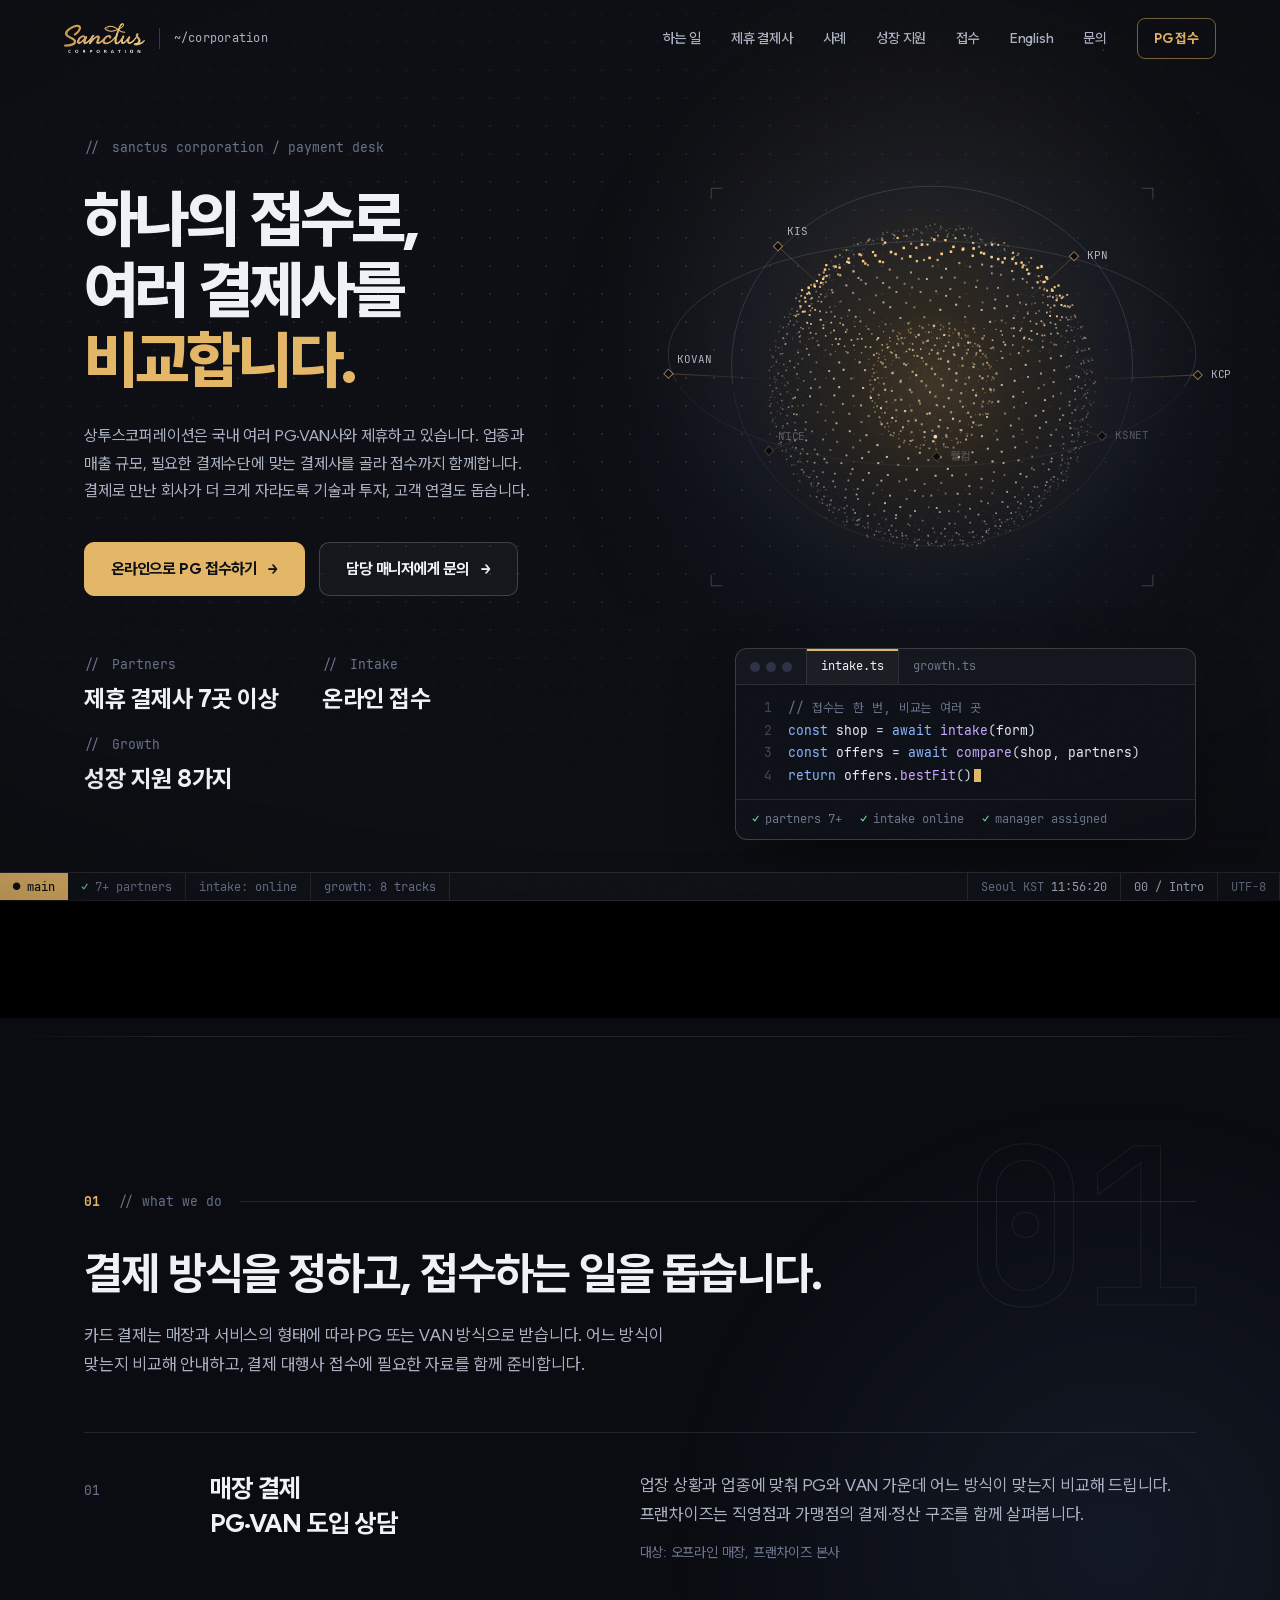
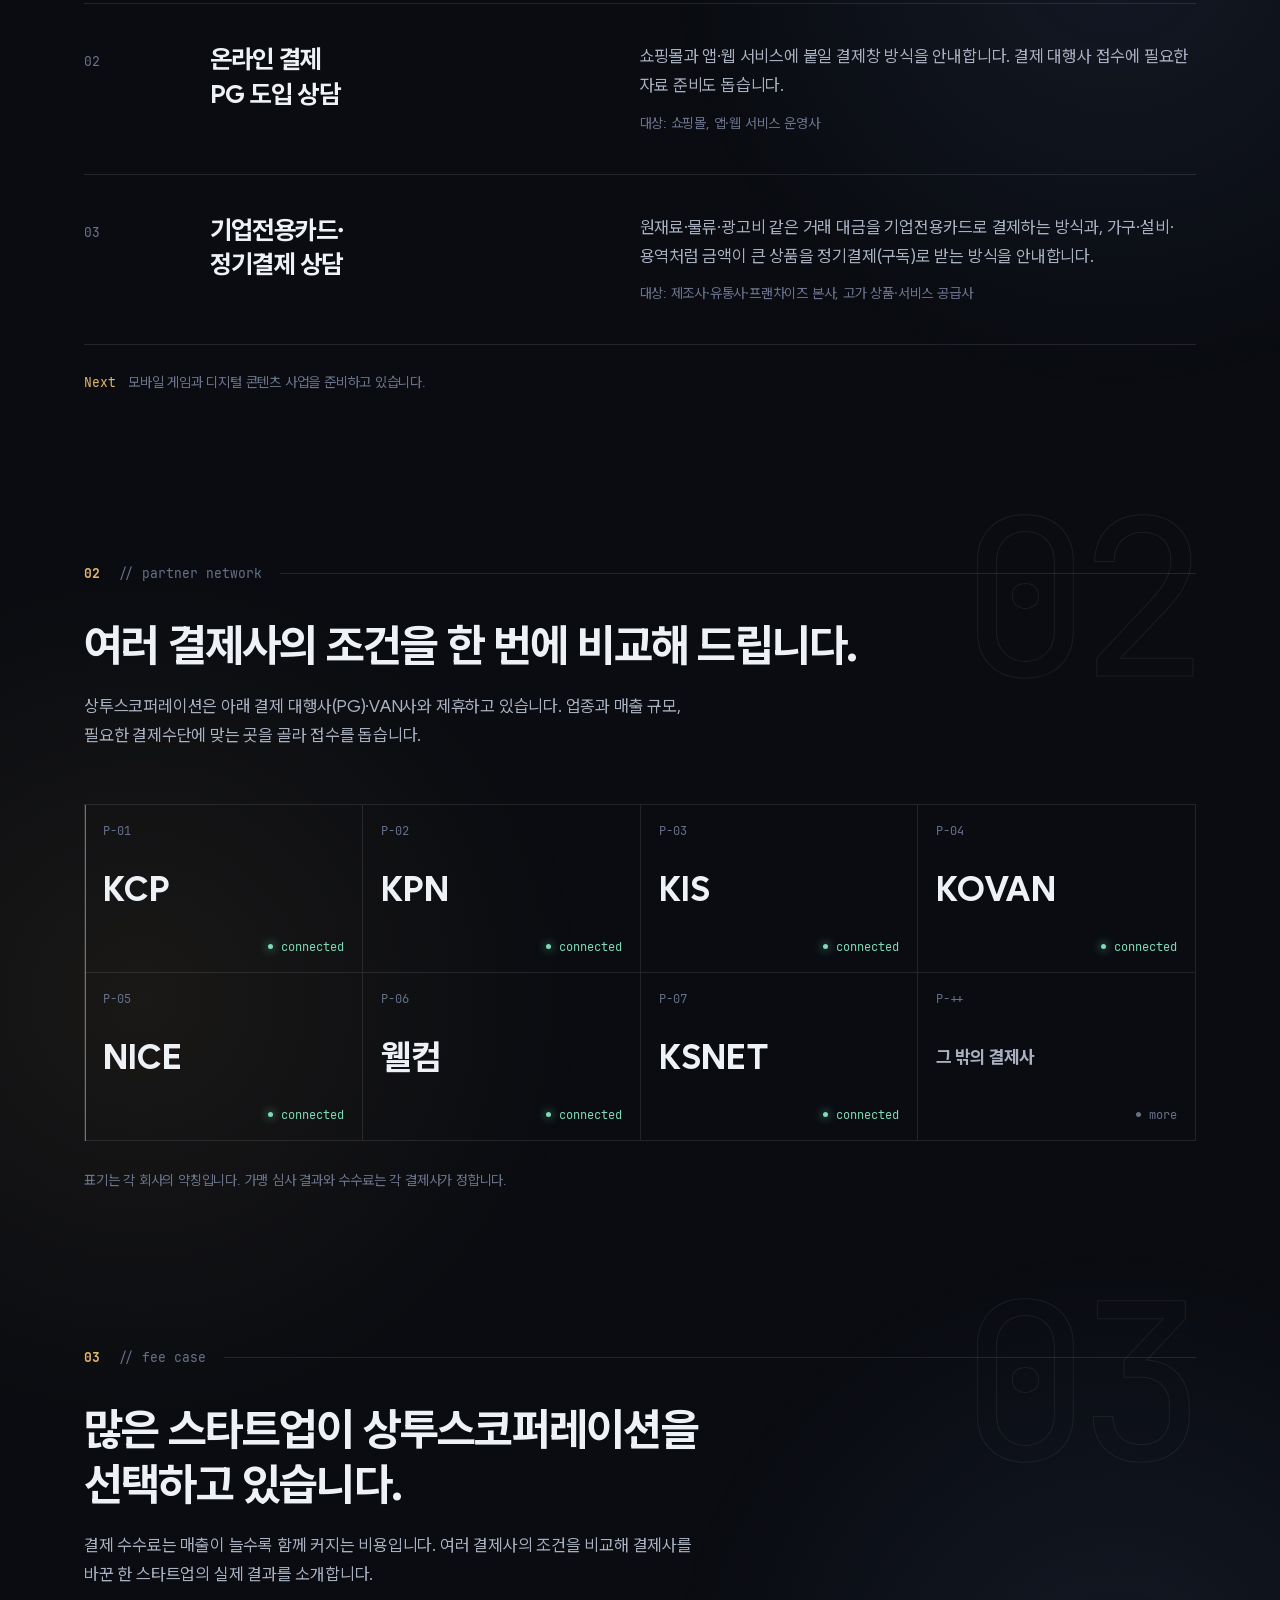
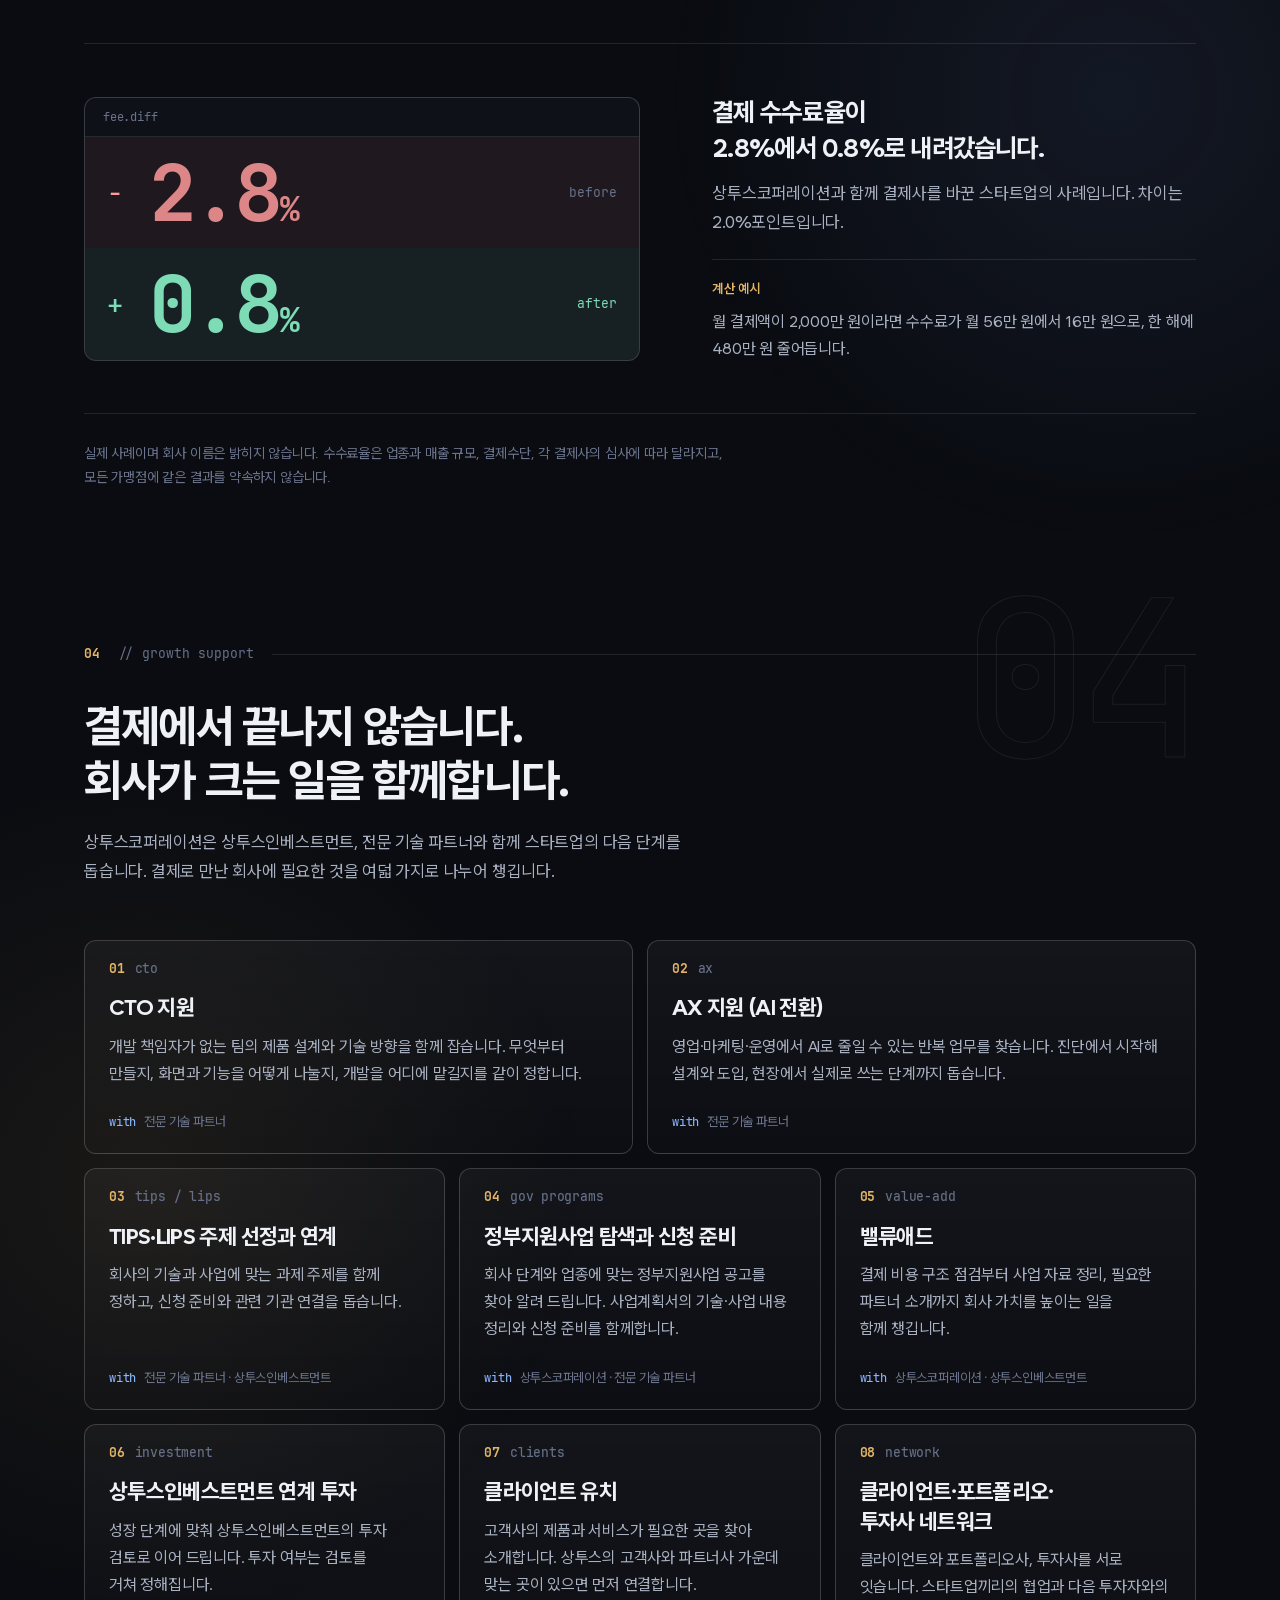
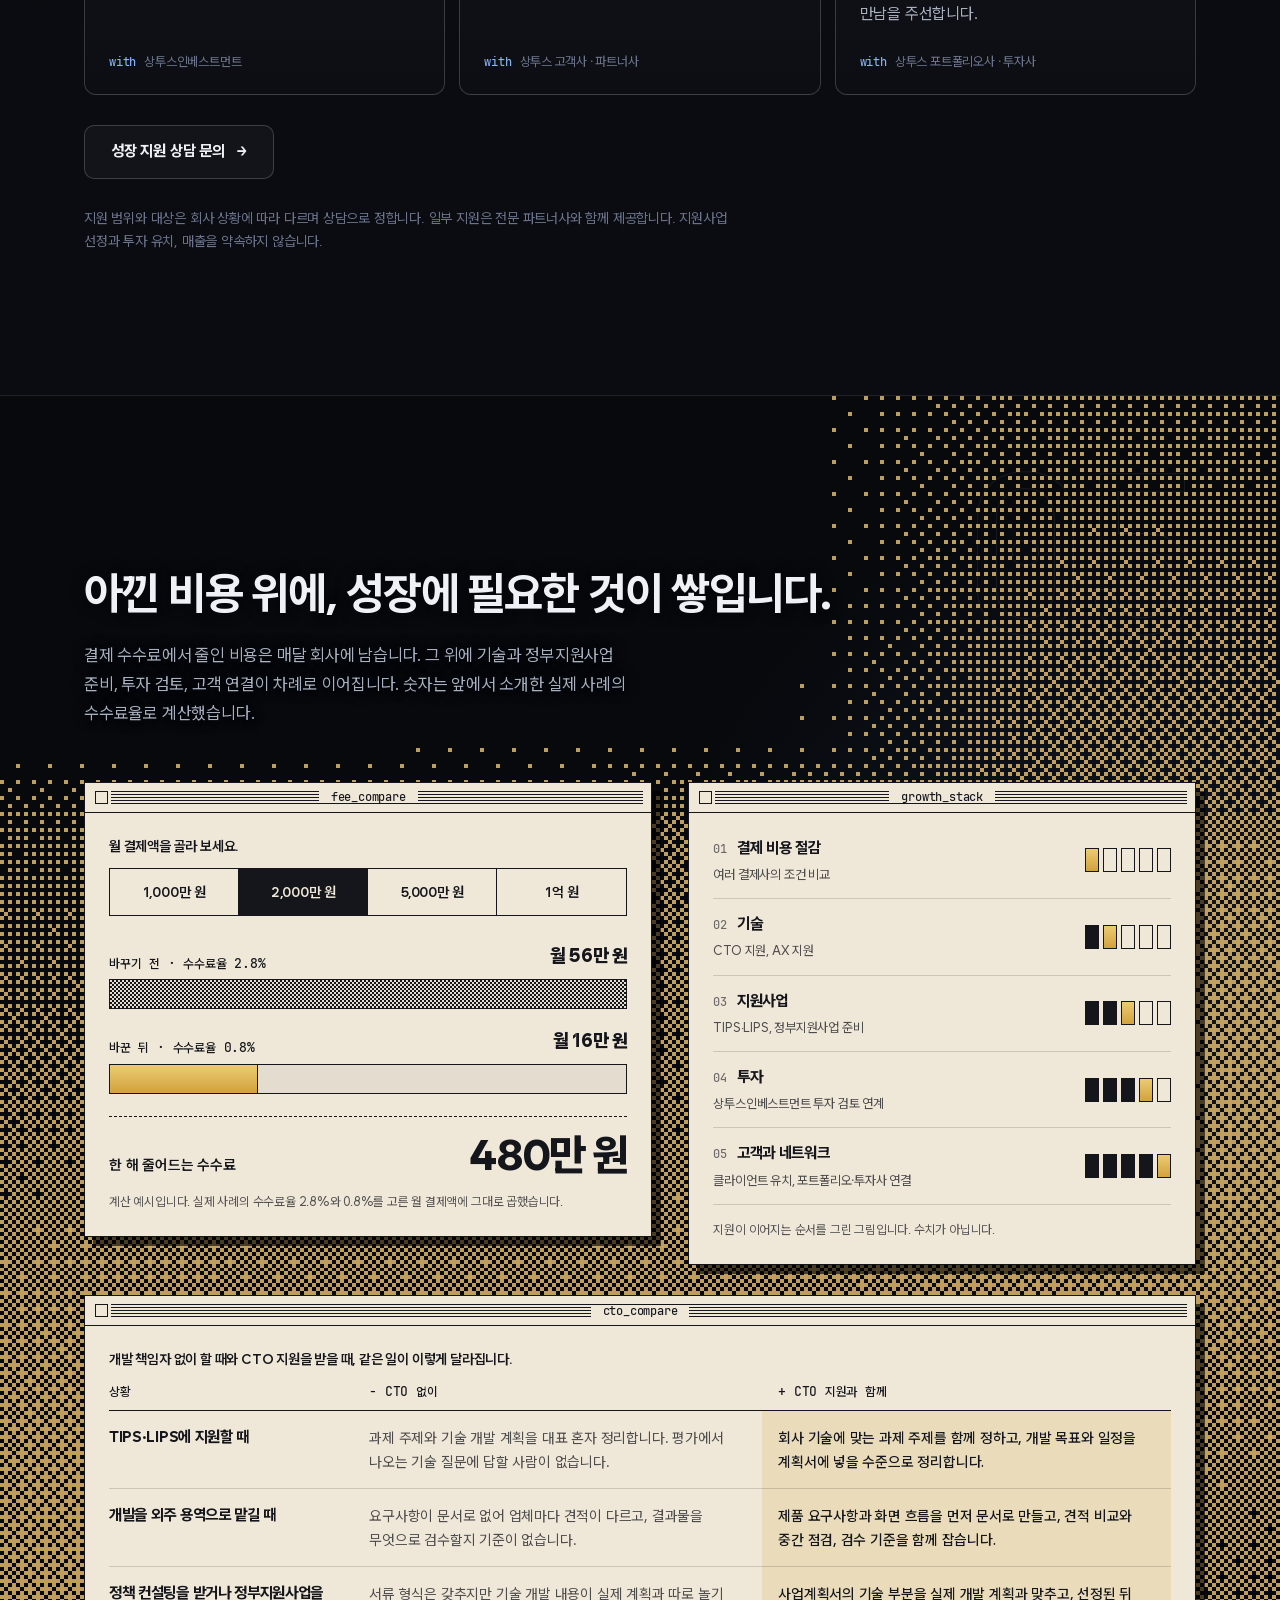
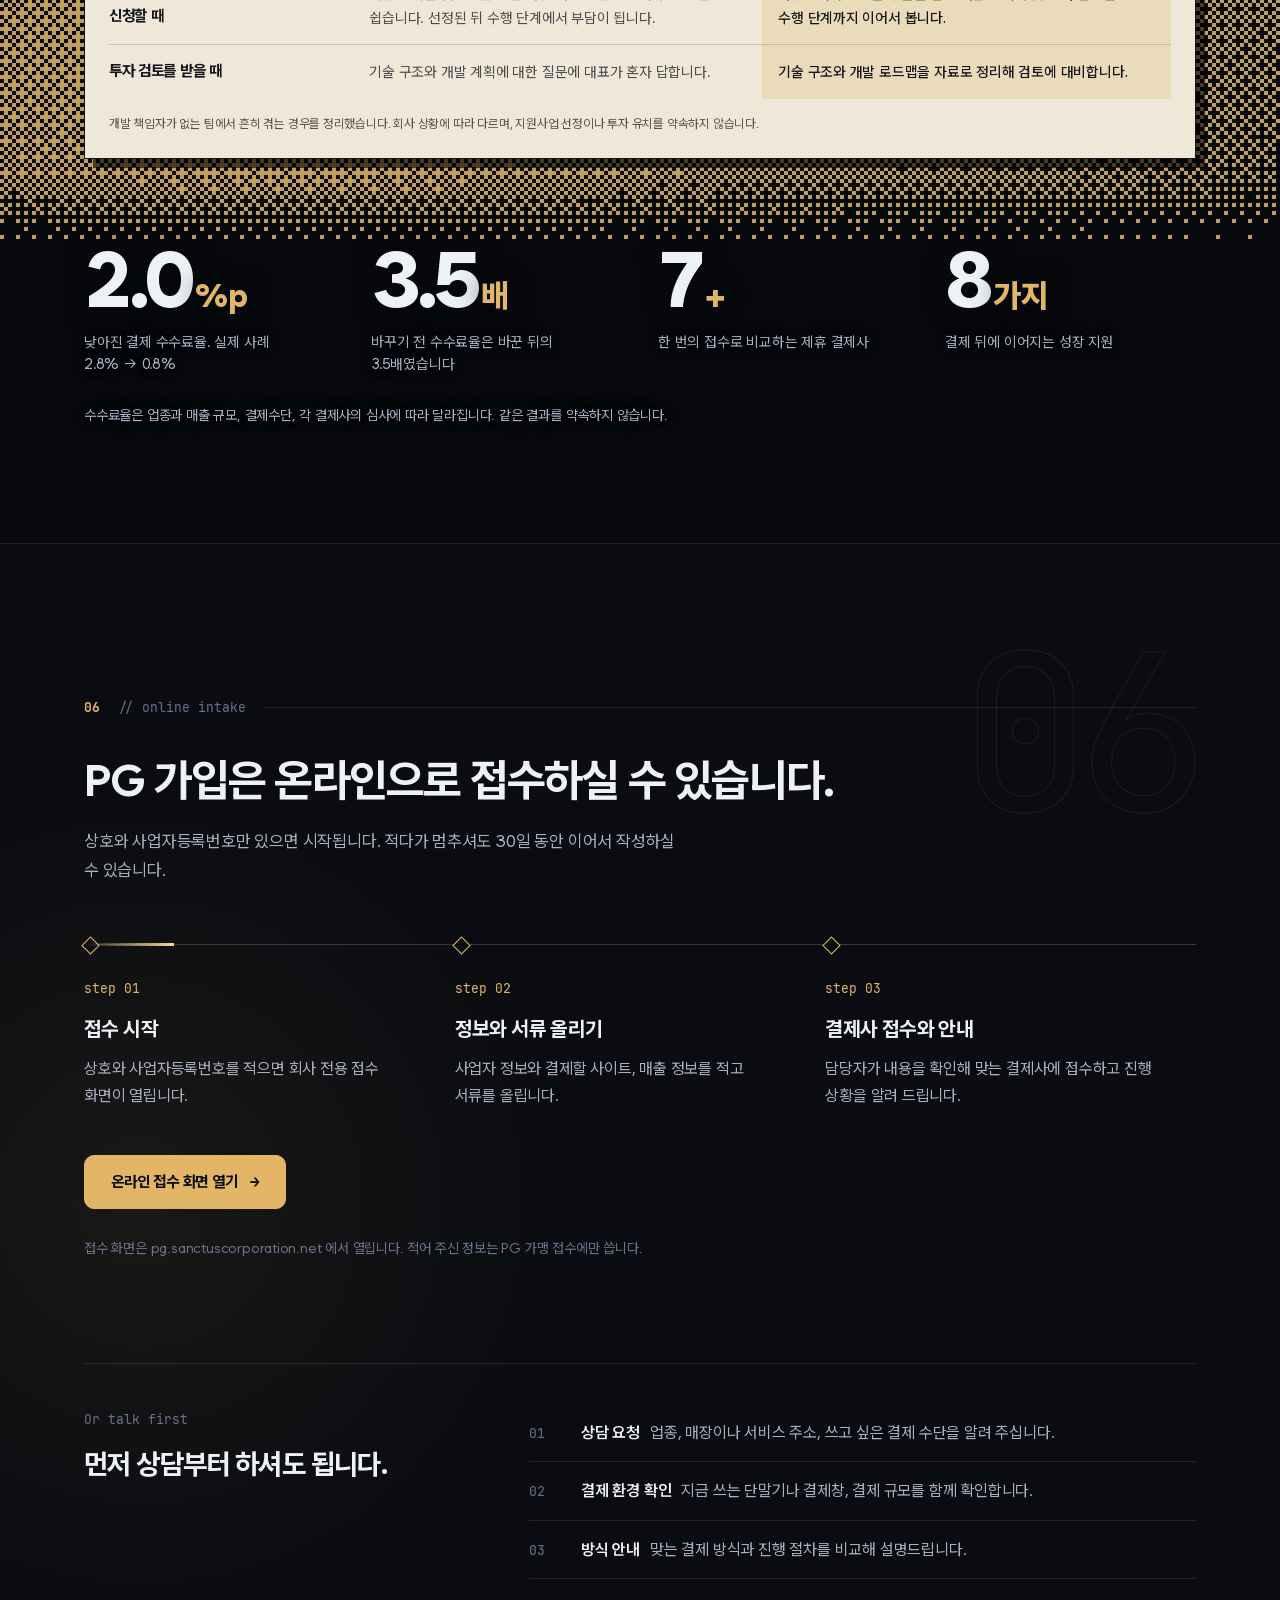
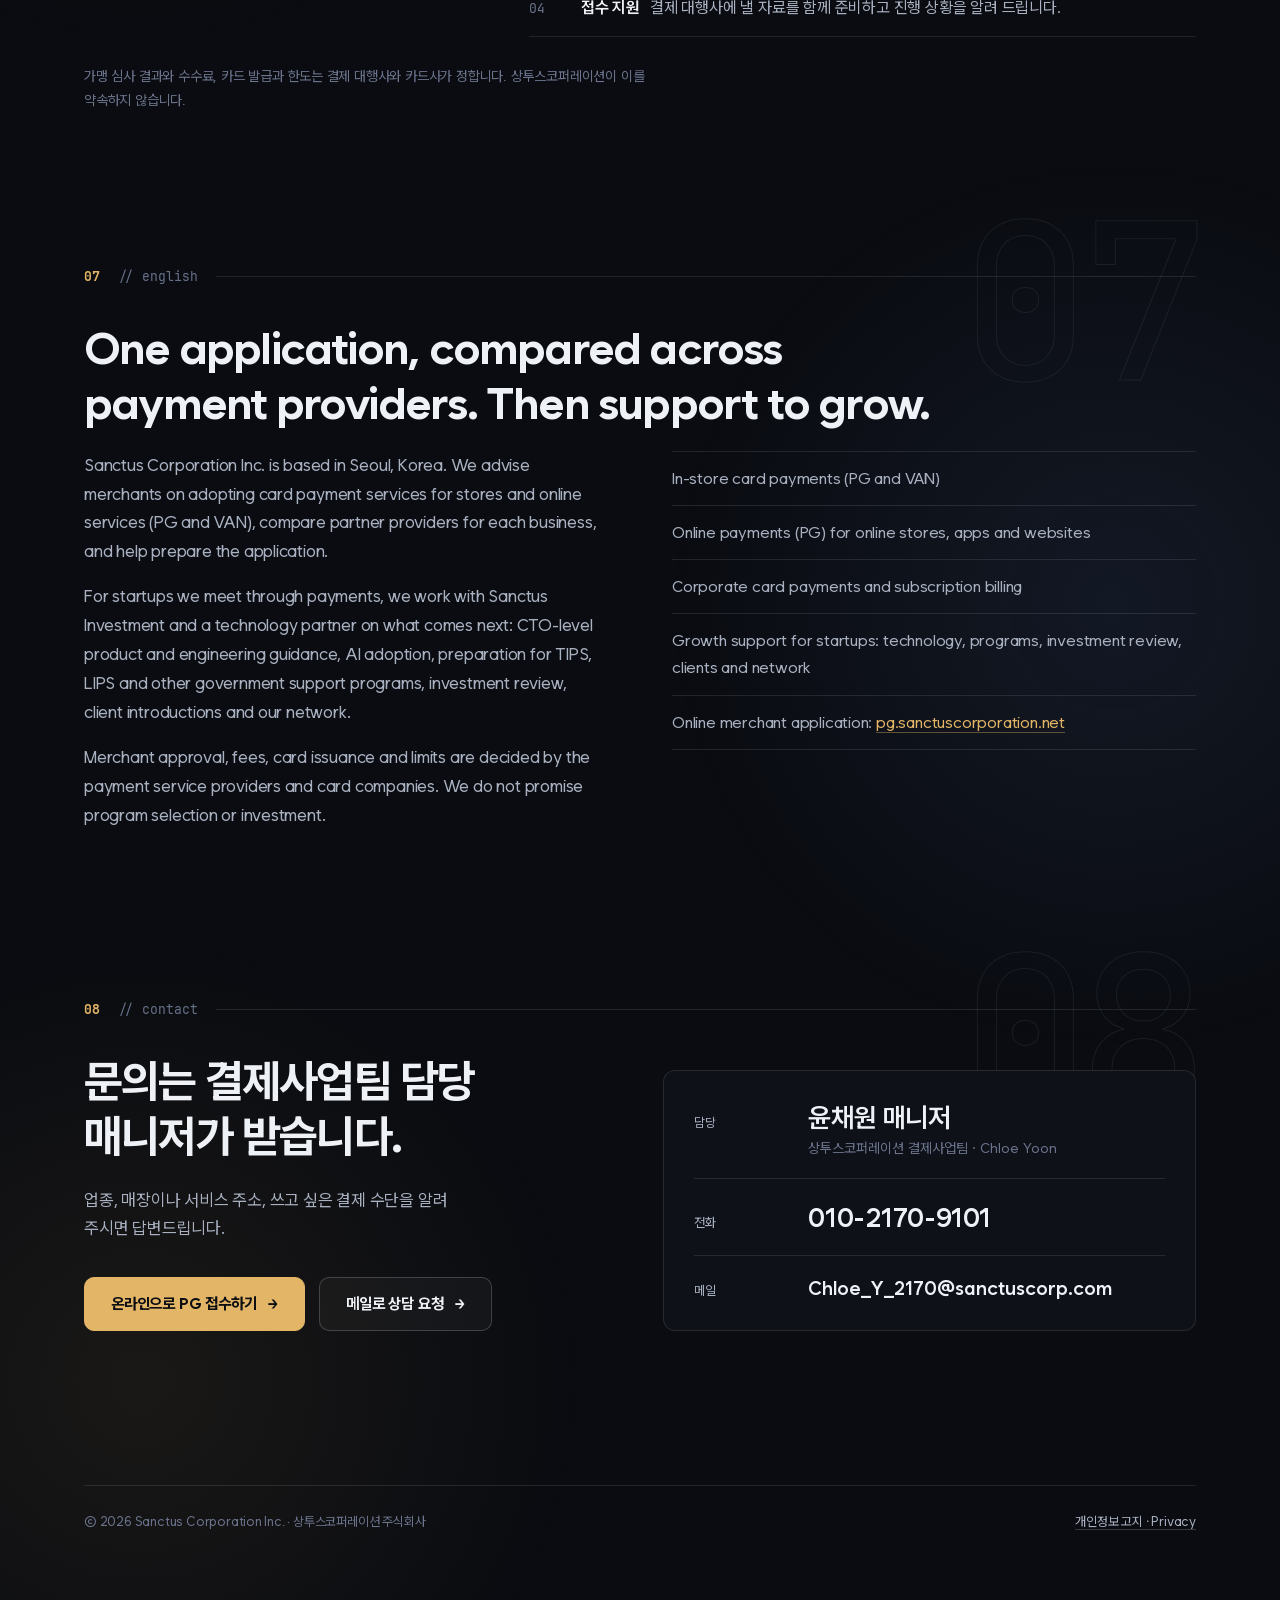
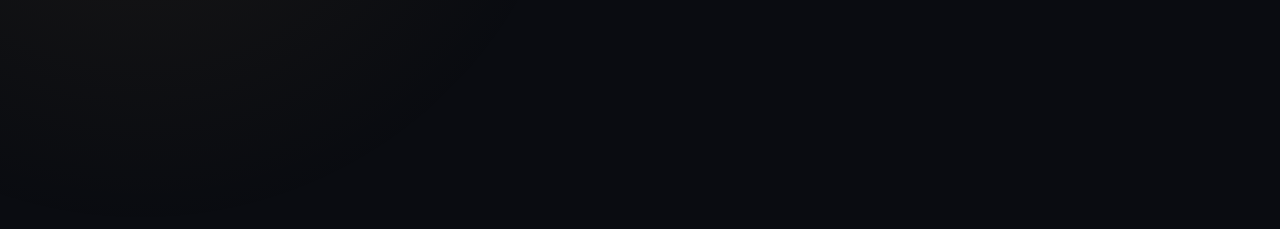
<file: index.html>
<!doctype html>
<html lang="ko">
<head>
<meta charset="utf-8">
<meta name="viewport" content="width=device-width,initial-scale=1,viewport-fit=cover">
<title>상투스코퍼레이션 | 결제사 비교·접수와 스타트업 성장 지원 · Sanctus Corporation</title>
<meta name="description" content="상투스코퍼레이션은 국내 여러 PG·VAN사와 제휴해 업종과 매출에 맞는 결제사를 비교하고 접수까지 돕습니다. 결제로 만난 스타트업에는 CTO·AX 지원, TIPS·LIPS 주제 선정, 정부지원사업 준비, 투자 검토 연계, 고객·네트워크 연결을 함께합니다.">
<meta name="theme-color" content="#0a0c11">
<link rel="canonical" href="https://sanctuscorporation.com/">
<link rel="icon" href="favicon.svg" type="image/svg+xml">
<link rel="apple-touch-icon" href="apple-touch-icon.png">
<meta property="og:type" content="website">
<meta property="og:locale" content="ko_KR">
<meta property="og:site_name" content="Sanctus Corporation">
<meta property="og:title" content="상투스코퍼레이션 | 결제사 비교·접수와 스타트업 성장 지원">
<meta property="og:description" content="국내 여러 PG·VAN사와 제휴해 결제사를 비교하고 접수까지 돕습니다. 기술·지원사업·투자 검토·고객 연결까지 스타트업의 성장을 함께합니다.">
<meta property="og:url" content="https://sanctuscorporation.com/">
<meta property="og:image" content="https://sanctuscorporation.com/og-image.png">
<meta name="twitter:card" content="summary_large_image">
<link rel="preload" href="assets/fonts/wanted-sans.woff2" as="font" type="font/woff2" crossorigin>
<link rel="stylesheet" href="site.css">
<script>document.documentElement.className="js"</script>
<script type="application/ld+json">{"@context":"https://schema.org","@type":"Organization","name":"상투스코퍼레이션 주식회사","alternateName":"Sanctus Corporation Inc.","url":"https://sanctuscorporation.com/","logo":"https://sanctuscorporation.com/assets/sanctus-corporation-logo.png","contactPoint":{"@type":"ContactPoint","contactType":"customer service","email":"Chloe_Y_2170@sanctuscorp.com","telephone":"+82-10-2170-9101","availableLanguage":["ko","en"]}}</script>
</head>
<body class="bars">
<a class="skip" href="#main">본문으로 건너뛰기</a>
<div class="field" aria-hidden="true"></div>
<div class="spot" aria-hidden="true"></div>
<div class="vignette" aria-hidden="true"></div>
<div class="grain" aria-hidden="true"></div>

<header class="top">
  <a class="brand" href="#top" aria-label="상투스코퍼레이션 첫 화면">
    <img src="assets/sanctus-corporation-logo.webp" width="330" height="113" alt="Sanctus">
    <span>Corporation</span>
  </a>
  <nav class="nav" aria-label="주 메뉴">
    <a href="#work">하는 일</a>
    <a href="#network">제휴 결제사</a>
    <a href="#case">사례</a>
    <a href="#growth">성장 지원</a>
    <a href="#apply">접수</a>
    <a href="#en">English</a>
    <a href="#contact">문의</a>
    <a class="cta" href="https://pg.sanctuscorporation.net/">PG 접수</a>
  </nav>
</header>

<div class="hud bar" aria-hidden="true">
  <span class="seg br">● main</span>
  <span class="seg"><i class="ok">✓</i>7+ partners</span>
  <span class="seg">intake: online</span>
  <span class="seg">growth: 8 tracks</span>
  <span class="sp"></span>
  <span class="seg">Seoul KST <b id="kst">--:--:--</b></span>
  <span class="seg"><b id="where">00 / Intro</b></span>
  <span class="seg">UTF-8</span>
</div>

<main id="main">
  <section class="hero" id="top" data-hud="00 / Intro">
    <canvas id="core" aria-hidden="true" data-cy="0.43" data-scale="0.9" data-font="11px 'JetBrains Mono',monospace"></canvas>
    <div class="hero-in">
      <div class="hero-txt">
        <p class="mono rv" data-decode>sanctus corporation / payment desk</p>
        <h1>
          <span class="ln"><span style="--d:0">하나의 접수로,</span></span>
          <span class="ln"><span style="--d:1">여러 결제사를</span></span>
          <span class="ln"><span style="--d:2"><em>비교합니다.</em></span></span>
        </h1>
        <p class="lede rv" style="--d:5">상투스코퍼레이션은 국내 여러 PG·VAN사와 제휴하고 있습니다. 업종과 매출 규모, 필요한 결제수단에 맞는 결제사를 골라 접수까지 함께합니다. 결제로 만난 회사가 더 크게 자라도록 기술과 투자, 고객 연결도 돕습니다.</p>
        <div class="btns rv" style="--d:7">
          <a class="btn pri" href="https://pg.sanctuscorporation.net/">온라인으로 PG 접수하기 <i aria-hidden="true">→</i></a>
          <a class="btn ghost" href="#contact">담당 매니저에게 문의 <i aria-hidden="true">→</i></a>
        </div>
        <ul class="read rv" style="--d:9">
          <li><span class="mono">Partners</span><b>제휴 결제사 7곳 이상</b></li>
          <li><span class="mono">Intake</span><b>온라인 접수</b></li>
          <li><span class="mono">Growth</span><b>성장 지원 8가지</b></li>
        </ul>
      </div>
      <div class="ide rv" style="--d:6" aria-hidden="true">
        <div class="ide-bar"><span class="dots"><i></i><i></i><i></i></span><span class="tab on">intake.ts</span><span class="tab">growth.ts</span></div>
        <pre><span class="l"><span class="c">// 접수는 한 번, 비교는 여러 곳</span></span><span class="l"><span class="k">const</span> <span class="v">shop</span> = <span class="k">await</span> <span class="f">intake</span>(<span class="v">form</span>)</span><span class="l"><span class="k">const</span> <span class="v">offers</span> = <span class="k">await</span> <span class="f">compare</span>(<span class="v">shop</span>, <span class="v">partners</span>)</span><span class="l"><span class="k">return</span> <span class="v">offers</span>.<span class="f">bestFit</span>()<i class="caret"></i></span></pre>
        <div class="ide-out"><span><b>✓</b>partners 7+</span><span><b>✓</b>intake online</span><span><b>✓</b>manager assigned</span></div>
      </div>
    </div>
  </section>

  <div class="mq" aria-hidden="true"><div class="mq-t"><span>KCP</span><span>KPN</span><span>KIS</span><span>KOVAN</span><span>NICE</span><span>웰컴</span><span>KSNET</span><span>KCP</span><span>KPN</span><span>KIS</span><span>KOVAN</span><span>NICE</span><span>웰컴</span><span>KSNET</span></div></div>

  <section id="work" data-hud="01 / Work">
    <div class="sec">
      <div class="sec-h rv"><span class="mono n">01</span><span class="mono" data-decode>What we do</span></div>
      <h2 class="rv">결제 방식을 정하고, 접수하는 일을 돕습니다.</h2>
      <p class="sub rv">카드 결제는 매장과 서비스의 형태에 따라 PG 또는 VAN 방식으로 받습니다. 어느 방식이 맞는지 비교해 안내하고, 결제 대행사 접수에 필요한 자료를 함께 준비합니다.</p>
      <div class="rows">
        <article class="row rv">
          <span class="k">01</span>
          <h3>매장 결제<br>PG·VAN 도입 상담</h3>
          <p>업장 상황과 업종에 맞춰 PG와 VAN 가운데 어느 방식이 맞는지 비교해 드립니다. 프랜차이즈는 직영점과 가맹점의 결제·정산 구조를 함께 살펴봅니다.<span class="who">대상: 오프라인 매장, 프랜차이즈 본사</span></p>
        </article>
        <article class="row rv">
          <span class="k">02</span>
          <h3>온라인 결제<br>PG 도입 상담</h3>
          <p>쇼핑몰과 앱·웹 서비스에 붙일 결제창 방식을 안내합니다. 결제 대행사 접수에 필요한 자료 준비도 돕습니다.<span class="who">대상: 쇼핑몰, 앱·웹 서비스 운영사</span></p>
        </article>
        <article class="row rv">
          <span class="k">03</span>
          <h3>기업전용카드·<br>정기결제 상담</h3>
          <p>원재료·물류·광고비 같은 거래 대금을 기업전용카드로 결제하는 방식과, 가구·설비·용역처럼 금액이 큰 상품을 정기결제(구독)로 받는 방식을 안내합니다.<span class="who">대상: 제조사·유통사·프랜차이즈 본사, 고가 상품·서비스 공급사</span></p>
        </article>
      </div>
      <p class="soon rv"><span class="mono">Next</span>모바일 게임과 디지털 콘텐츠 사업을 준비하고 있습니다.</p>
    </div>
  </section>

  <section id="network" data-hud="02 / Network">
    <div class="sec">
      <div class="sec-h rv"><span class="mono n">02</span><span class="mono" data-decode>Partner network</span></div>
      <h2 class="rv">여러 결제사의 조건을 <span class="nb">한 번에</span> 비교해 드립니다.</h2>
      <p class="sub rv">상투스코퍼레이션은 아래 결제 대행사(PG)·VAN사와 제휴하고 있습니다. 업종과 매출 규모, 필요한 결제수단에 맞는 곳을 골라 접수를 돕습니다.</p>
      <div class="net rv">
        <div class="cell" style="--i:0"><span class="mono">P-01</span><strong>KCP</strong><span class="mono st">connected</span></div>
        <div class="cell" style="--i:1"><span class="mono">P-02</span><strong>KPN</strong><span class="mono st">connected</span></div>
        <div class="cell" style="--i:2"><span class="mono">P-03</span><strong>KIS</strong><span class="mono st">connected</span></div>
        <div class="cell" style="--i:3"><span class="mono">P-04</span><strong>KOVAN</strong><span class="mono st">connected</span></div>
        <div class="cell" style="--i:4"><span class="mono">P-05</span><strong>NICE</strong><span class="mono st">connected</span></div>
        <div class="cell" style="--i:5"><span class="mono">P-06</span><strong>웰컴</strong><span class="mono st">connected</span></div>
        <div class="cell" style="--i:6"><span class="mono">P-07</span><strong>KSNET</strong><span class="mono st">connected</span></div>
        <div class="cell etc" style="--i:7"><span class="mono">P-++</span><strong>그 밖의 결제사</strong><span class="mono st">more</span></div>
      </div>
      <p class="fine rv">표기는 각 회사의 약칭입니다. 가맹 심사 결과와 수수료는 각 결제사가 정합니다.</p>
    </div>
  </section>

  <section id="case" data-hud="03 / Case">
    <div class="sec">
      <div class="sec-h rv"><span class="mono n">03</span><span class="mono" data-decode>Fee case</span></div>
      <h2 class="rv">많은 스타트업이 상투스코퍼레이션을 <span class="nb">선택하고 있습니다.</span></h2>
      <p class="sub rv">결제 수수료는 매출이 늘수록 함께 커지는 비용입니다. 여러 결제사의 조건을 비교해 결제사를 바꾼 한 스타트업의 실제 결과를 소개합니다.</p>
      <div class="case rv">
        <div class="case-n" role="img" aria-label="결제 수수료율 2.8퍼센트에서 0.8퍼센트로">
          <div class="was"><span class="mono">Before</span><b>2.8<i>%</i></b></div>
          <span class="arw" aria-hidden="true">→</span>
          <div class="now"><span class="mono">After</span><b>0.8<i>%</i></b></div>
        </div>
        <div class="case-t">
          <h3>결제 수수료율이 <span class="nb">2.8%에서 0.8%로</span> 내려갔습니다.</h3>
          <p>상투스코퍼레이션과 함께 결제사를 바꾼 스타트업의 사례입니다. 차이는 2.0%포인트입니다.</p>
          <p class="calc"><span class="tag">계산 예시</span>월 결제액이 2,000만 원이라면 수수료가 월 56만 원에서 16만 원으로, 한 해에 480만 원 줄어듭니다.</p>
        </div>
      </div>
      <p class="fine rv">실제 사례이며 회사 이름은 밝히지 않습니다. 수수료율은 업종과 매출 규모, 결제수단, 각 결제사의 심사에 따라 달라지고, 모든 가맹점에 같은 결과를 약속하지 않습니다.</p>
    </div>
  </section>


  <section id="growth" data-hud="04 / Growth">
    <div class="sec">
      <div class="sec-h rv"><span class="mono n">04</span><span class="mono" data-decode>Growth support</span></div>
      <h2 class="rv">결제에서 끝나지 않습니다. <span class="nb">회사가 크는 일을 함께합니다.</span></h2>
      <p class="sub rv">상투스코퍼레이션은 상투스인베스트먼트, 전문 기술 파트너와 함께 스타트업의 다음 단계를 돕습니다. 결제로 만난 회사에 필요한 것을 여덟 가지로 나누어 챙깁니다.</p>
      <div class="grow">
        <article class="gcard w rv">
          <span class="tag"><b>01</b>cto</span>
          <h3>CTO 지원</h3>
          <p>개발 책임자가 없는 팀의 제품 설계와 기술 방향을 함께 잡습니다. 무엇부터 만들지, 화면과 기능을 어떻게 나눌지, 개발을 어디에 맡길지를 같이 정합니다.</p>
          <span class="with">전문 기술 파트너</span>
        </article>
        <article class="gcard w rv" style="--d:1">
          <span class="tag"><b>02</b>ax</span>
          <h3>AX 지원 <span class="nb">(AI 전환)</span></h3>
          <p>영업·마케팅·운영에서 AI로 줄일 수 있는 반복 업무를 찾습니다. 진단에서 시작해 설계와 도입, 현장에서 실제로 쓰는 단계까지 돕습니다.</p>
          <span class="with">전문 기술 파트너</span>
        </article>
        <article class="gcard rv">
          <span class="tag"><b>03</b>tips / lips</span>
          <h3>TIPS·LIPS 주제 선정과 연계</h3>
          <p>회사의 기술과 사업에 맞는 과제 주제를 함께 정하고, 신청 준비와 관련 기관 연결을 돕습니다.</p>
          <span class="with">전문 기술 파트너 · 상투스인베스트먼트</span>
        </article>
        <article class="gcard rv" style="--d:1">
          <span class="tag"><b>04</b>gov programs</span>
          <h3>정부지원사업 탐색과 신청 준비</h3>
          <p>회사 단계와 업종에 맞는 정부지원사업 공고를 찾아 알려 드립니다. 사업계획서의 기술·사업 내용 정리와 신청 준비를 함께합니다.</p>
          <span class="with">상투스코퍼레이션 · 전문 기술 파트너</span>
        </article>
        <article class="gcard rv" style="--d:2">
          <span class="tag"><b>05</b>value-add</span>
          <h3>밸류애드</h3>
          <p>결제 비용 구조 점검부터 사업 자료 정리, 필요한 파트너 소개까지 회사 가치를 높이는 일을 함께 챙깁니다.</p>
          <span class="with">상투스코퍼레이션 · 상투스인베스트먼트</span>
        </article>
        <article class="gcard rv">
          <span class="tag"><b>06</b>investment</span>
          <h3>상투스인베스트먼트 연계 투자</h3>
          <p>성장 단계에 맞춰 상투스인베스트먼트의 투자 검토로 이어 드립니다. 투자 여부는 검토를 거쳐 정해집니다.</p>
          <span class="with">상투스인베스트먼트</span>
        </article>
        <article class="gcard rv" style="--d:1">
          <span class="tag"><b>07</b>clients</span>
          <h3>클라이언트 유치</h3>
          <p>고객사의 제품과 서비스가 필요한 곳을 찾아 소개합니다. 상투스의 고객사와 파트너사 가운데 맞는 곳이 있으면 먼저 연결합니다.</p>
          <span class="with">상투스 고객사 · 파트너사</span>
        </article>
        <article class="gcard rv" style="--d:2">
          <span class="tag"><b>08</b>network</span>
          <h3><span class="nb">클라이언트·포트폴리오·</span><span class="nb">투자사 네트워크</span></h3>
          <p>클라이언트와 포트폴리오사, 투자사를 서로 잇습니다. 스타트업끼리의 협업과 다음 투자자와의 만남을 주선합니다.</p>
          <span class="with">상투스 포트폴리오사 · 투자사</span>
        </article>
      </div>
      <div class="btns grow-cta rv"><a class="btn ghost" href="#contact">성장 지원 상담 문의 <i aria-hidden="true">→</i></a></div>
      <p class="fine rv">지원 범위와 대상은 회사 상황에 따라 다르며 상담으로 정합니다. 일부 지원은 전문 파트너사와 함께 제공합니다. 지원사업 선정과 투자 유치, 매출을 약속하지 않습니다.</p>
    </div>
  </section>

  <section id="value" class="val" data-hud="05 / Value">
    <canvas id="dither" aria-hidden="true"></canvas>
    <div class="sec">
      <div class="sec-h rv"><span class="mono n">05</span><span class="mono" data-decode>Growth value</span></div>
      <h2 class="rv">아낀 비용 위에, <span class="nb">성장에 필요한 것이 쌓입니다.</span></h2>
      <p class="sub rv">결제 수수료에서 줄인 비용은 매달 회사에 남습니다. 그 위에 기술과 정부지원사업 준비, 투자 검토, 고객 연결이 차례로 이어집니다. 숫자는 앞에서 소개한 실제 사례의 수수료율로 계산했습니다.</p>
      <div class="wins">
        <div class="win rv" id="calc">
          <div class="win-bar"><i></i><span>fee_compare</span></div>
          <div class="win-body">
            <p class="win-q">월 결제액을 골라 보세요.</p>
            <div class="seg-ctl" role="group" aria-label="월 결제액">
              <button type="button" data-v="1000" aria-pressed="false">1,000만 원</button>
              <button type="button" data-v="2000" aria-pressed="true">2,000만 원</button>
              <button type="button" data-v="5000" aria-pressed="false">5,000만 원</button>
              <button type="button" data-v="10000" aria-pressed="false">1억 원</button>
            </div>
            <div class="bar-row"><span class="lb">바꾸기 전 · 수수료율 2.8%</span><b id="c-was">월 56만 원</b><div class="bar was"><i style="width:100%"></i></div></div>
            <div class="bar-row"><span class="lb">바꾼 뒤 · 수수료율 0.8%</span><b id="c-now">월 16만 원</b><div class="bar now"><i style="width:28.6%"></i></div></div>
            <p class="win-sum" aria-live="polite"><span>한 해 줄어드는 수수료</span><b id="c-year">480만 원</b></p>
            <p class="win-note">계산 예시입니다. 실제 사례의 수수료율 2.8%와 0.8%를 고른 월 결제액에 그대로 곱했습니다.</p>
          </div>
        </div>
        <div class="win rv" style="--d:2">
          <div class="win-bar"><i></i><span>growth_stack</span></div>
          <div class="win-body">
            <ol class="stack">
              <li><strong>결제 비용 절감</strong><small>여러 결제사의 조건 비교</small><span class="blk" aria-hidden="true"><i class="new"></i><i></i><i></i><i></i><i></i></span></li>
              <li><strong>기술</strong><small>CTO 지원, AX 지원</small><span class="blk" aria-hidden="true"><i class="on"></i><i class="new"></i><i></i><i></i><i></i></span></li>
              <li><strong>지원사업</strong><small>TIPS·LIPS, 정부지원사업 준비</small><span class="blk" aria-hidden="true"><i class="on"></i><i class="on"></i><i class="new"></i><i></i><i></i></span></li>
              <li><strong>투자</strong><small>상투스인베스트먼트 투자 검토 연계</small><span class="blk" aria-hidden="true"><i class="on"></i><i class="on"></i><i class="on"></i><i class="new"></i><i></i></span></li>
              <li><strong>고객과 네트워크</strong><small>클라이언트 유치, 포트폴리오·투자사 연결</small><span class="blk" aria-hidden="true"><i class="on"></i><i class="on"></i><i class="on"></i><i class="on"></i><i class="new"></i></span></li>
            </ol>
            <p class="win-note">지원이 이어지는 순서를 그린 그림입니다. 수치가 아닙니다.</p>
          </div>
        </div>
        <div class="win full rv" id="cto-cmp">
          <div class="win-bar"><i></i><span>cto_compare</span></div>
          <div class="win-body">
            <p class="win-q">개발 책임자 없이 할 때와 CTO 지원을 받을 때, 같은 일이 이렇게 달라집니다.</p>
            <table class="cmp">
              <thead><tr><th scope="col">상황</th><th scope="col">− CTO 없이</th><th scope="col">+ CTO 지원과 함께</th></tr></thead>
              <tbody>
                <tr><th scope="row">TIPS·LIPS에 지원할 때</th><td class="no">과제 주제와 기술 개발 계획을 대표 혼자 정리합니다. 평가에서 나오는 기술 질문에 답할 사람이 없습니다.</td><td class="yes">회사 기술에 맞는 과제 주제를 함께 정하고, 개발 목표와 일정을 계획서에 넣을 수준으로 정리합니다.</td></tr>
                <tr><th scope="row">개발을 외주 용역으로 맡길 때</th><td class="no">요구사항이 문서로 없어 업체마다 견적이 다르고, 결과물을 무엇으로 검수할지 기준이 없습니다.</td><td class="yes">제품 요구사항과 화면 흐름을 먼저 문서로 만들고, 견적 비교와 중간 점검, 검수 기준을 함께 잡습니다.</td></tr>
                <tr><th scope="row">정책 컨설팅을 받거나 정부지원사업을 신청할 때</th><td class="no">서류 형식은 갖추지만 기술 개발 내용이 실제 계획과 따로 놀기 쉽습니다. 선정된 뒤 수행 단계에서 부담이 됩니다.</td><td class="yes">사업계획서의 기술 부분을 실제 개발 계획과 맞추고, 선정된 뒤 수행 단계까지 이어서 봅니다.</td></tr>
                <tr><th scope="row">투자 검토를 받을 때</th><td class="no">기술 구조와 개발 계획에 대한 질문에 대표가 혼자 답합니다.</td><td class="yes">기술 구조와 개발 로드맵을 자료로 정리해 검토에 대비합니다.</td></tr>
              </tbody>
            </table>
            <p class="win-note">개발 책임자가 없는 팀에서 흔히 겪는 경우를 정리했습니다. 회사 상황에 따라 다르며, 지원사업 선정이나 투자 유치를 약속하지 않습니다.</p>
          </div>
        </div>
      </div>
      <ul class="bigs rv">
        <li><b>2.0<i>%p</i></b><span>낮아진 결제 수수료율. 실제 사례 2.8% → 0.8%</span></li>
        <li><b>3.5<i>배</i></b><span>바꾸기 전 수수료율은 바꾼 뒤의 3.5배였습니다</span></li>
        <li><b>7<i>+</i></b><span>한 번의 접수로 비교하는 제휴 결제사</span></li>
        <li><b>8<i>가지</i></b><span>결제 뒤에 이어지는 성장 지원</span></li>
      </ul>
      <p class="fine rv">수수료율은 업종과 매출 규모, 결제수단, 각 결제사의 심사에 따라 달라집니다. 같은 결과를 약속하지 않습니다.</p>
    </div>
  </section>

  <section id="apply" data-hud="06 / Intake">
    <div class="sec">
      <div class="sec-h rv"><span class="mono n">06</span><span class="mono" data-decode>Online intake</span></div>
      <h2 class="rv">PG 가입은 온라인으로 접수하실 수 있습니다.</h2>
      <p class="sub rv">상호와 사업자등록번호만 있으면 시작됩니다. 적다가 멈추셔도 30일 동안 이어서 작성하실 수 있습니다.</p>
      <div class="steps rv">
        <div class="step"><span class="mono">Step 01</span><h3>접수 시작</h3><p>상호와 사업자등록번호를 적으면 회사 전용 접수 화면이 열립니다.</p></div>
        <div class="step"><span class="mono">Step 02</span><h3>정보와 서류 올리기</h3><p>사업자 정보와 결제할 사이트, 매출 정보를 적고 서류를 올립니다.</p></div>
        <div class="step"><span class="mono">Step 03</span><h3>결제사 접수와 안내</h3><p>담당자가 내용을 확인해 맞는 결제사에 접수하고 진행 상황을 알려 드립니다.</p></div>
      </div>
      <div class="btns rv"><a class="btn pri" href="https://pg.sanctuscorporation.net/">온라인 접수 화면 열기 <i aria-hidden="true">→</i></a></div>
      <p class="fine rv">접수 화면은 pg.sanctuscorporation.net 에서 열립니다. 적어 주신 정보는 PG 가맹 접수에만 씁니다.</p>

      <div class="talk rv">
        <div>
          <span class="mono">Or talk first</span>
          <h3>먼저 상담부터 하셔도 됩니다.</h3>
        </div>
        <ol>
          <li><span><b>상담 요청</b>업종, 매장이나 서비스 주소, 쓰고 싶은 결제 수단을 알려 주십니다.</span></li>
          <li><span><b>결제 환경 확인</b>지금 쓰는 단말기나 결제창, 결제 규모를 함께 확인합니다.</span></li>
          <li><span><b>방식 안내</b>맞는 결제 방식과 진행 절차를 비교해 설명드립니다.</span></li>
          <li><span><b>접수 지원</b>결제 대행사에 낼 자료를 함께 준비하고 진행 상황을 알려 드립니다.</span></li>
        </ol>
      </div>
      <p class="fine rv">가맹 심사 결과와 수수료, 카드 발급과 한도는 결제 대행사와 카드사가 정합니다. 상투스코퍼레이션이 이를 약속하지 않습니다.</p>
    </div>
  </section>

  <section id="en" lang="en" data-hud="07 / English">
    <div class="sec">
      <div class="sec-h rv"><span class="mono n">07</span><span class="mono" data-decode>English</span></div>
      <h2 class="rv">One application, compared across payment providers. Then support to grow.</h2>
      <div class="en rv">
        <div>
          <p>Sanctus Corporation Inc. is based in Seoul, Korea. We advise merchants on adopting card payment services for stores and online services (PG and VAN), compare partner providers for each business, and help prepare the application.</p>
          <p>For startups we meet through payments, we work with Sanctus Investment and a technology partner on what comes next: CTO-level product and engineering guidance, AI adoption, preparation for TIPS, LIPS and other government support programs, investment review, client introductions and our network.</p>
          <p>Merchant approval, fees, card issuance and limits are decided by the payment service providers and card companies. We do not promise program selection or investment.</p>
        </div>
        <ul>
          <li>In-store card payments (PG and VAN)</li>
          <li>Online payments (PG) for online stores, apps and websites</li>
          <li>Corporate card payments and subscription billing</li>
          <li>Growth support for startups: technology, programs, investment review, clients and network</li>
          <li>Online merchant application: <a href="https://pg.sanctuscorporation.net/">pg.sanctuscorporation.net</a></li>
        </ul>
      </div>
    </div>
  </section>

  <section id="contact" data-hud="08 / Contact">
    <div class="sec">
      <div class="sec-h rv"><span class="mono n">08</span><span class="mono" data-decode>Contact</span></div>
      <div class="contact">
        <div class="rv">
          <h2>문의는 결제사업팀 담당 매니저가 받습니다.</h2>
          <p class="sub" style="margin-bottom:0">업종, 매장이나 서비스 주소, 쓰고 싶은 결제 수단을 알려 주시면 답변드립니다.</p>
          <div class="btns">
            <a class="btn pri" href="https://pg.sanctuscorporation.net/">온라인으로 PG 접수하기 <i aria-hidden="true">→</i></a>
            <a class="btn ghost" href="mailto:Chloe_Y_2170@sanctuscorp.com?subject=%EA%B2%B0%EC%A0%9C%20%EC%83%81%EB%8B%B4%20%EC%9A%94%EC%B2%AD">메일로 상담 요청 <i aria-hidden="true">→</i></a>
          </div>
        </div>
        <dl class="who-card rv" style="--d:2">
          <div><dt class="mono">담당</dt><dd>윤채원 매니저<small>상투스코퍼레이션 결제사업팀 · Chloe Yoon</small></dd></div>
          <div><dt class="mono">전화</dt><dd><a href="tel:01021709101">010-2170-9101</a></dd></div>
          <div><dt class="mono">메일</dt><dd class="sm"><a href="mailto:Chloe_Y_2170@sanctuscorp.com">Chloe_Y_2170@<wbr>sanctuscorp.com</a></dd></div>
        </dl>
      </div>
    </div>
  </section>
</main>

<footer>
  <span>© 2026 Sanctus Corporation Inc. · 상투스코퍼레이션 주식회사</span>
  <span><a href="privacy.html">개인정보 고지 · Privacy</a></span>
</footer>
<script src="site.js" defer></script>
</body>
</html>
</file>
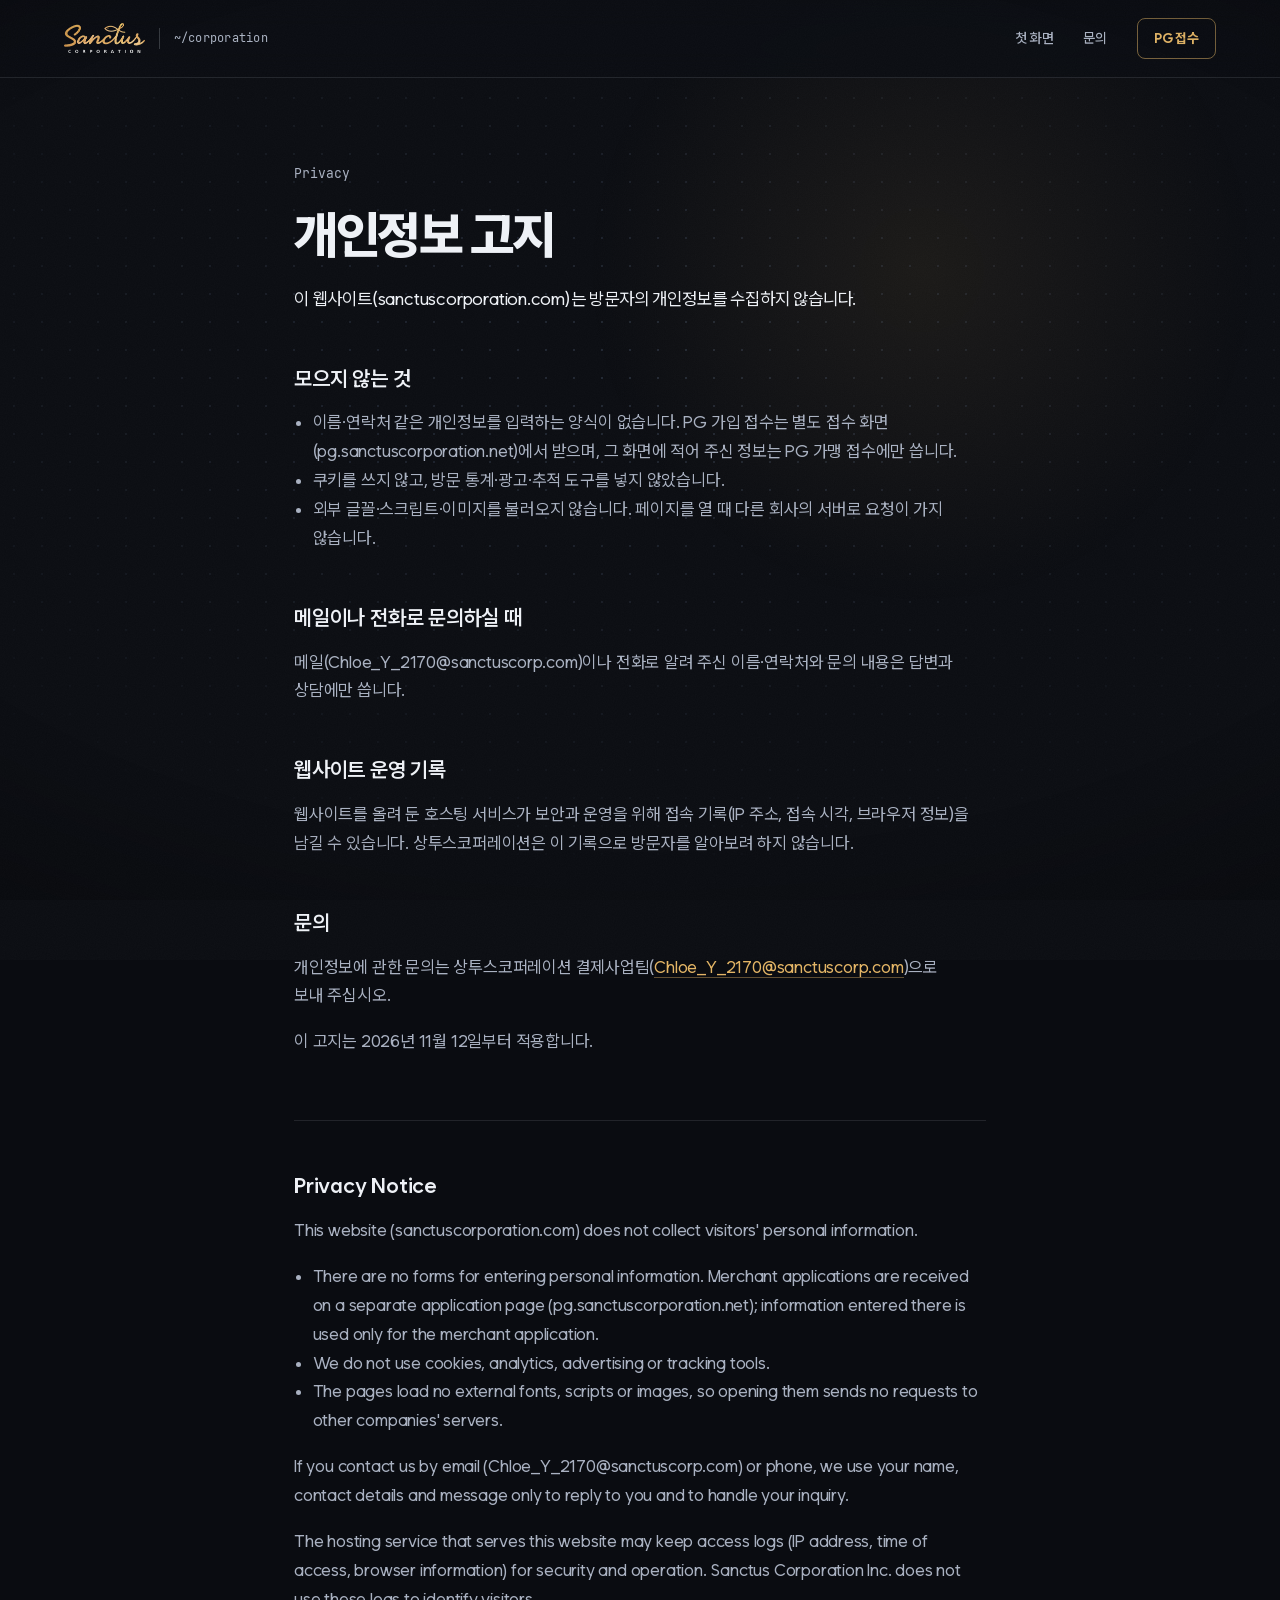
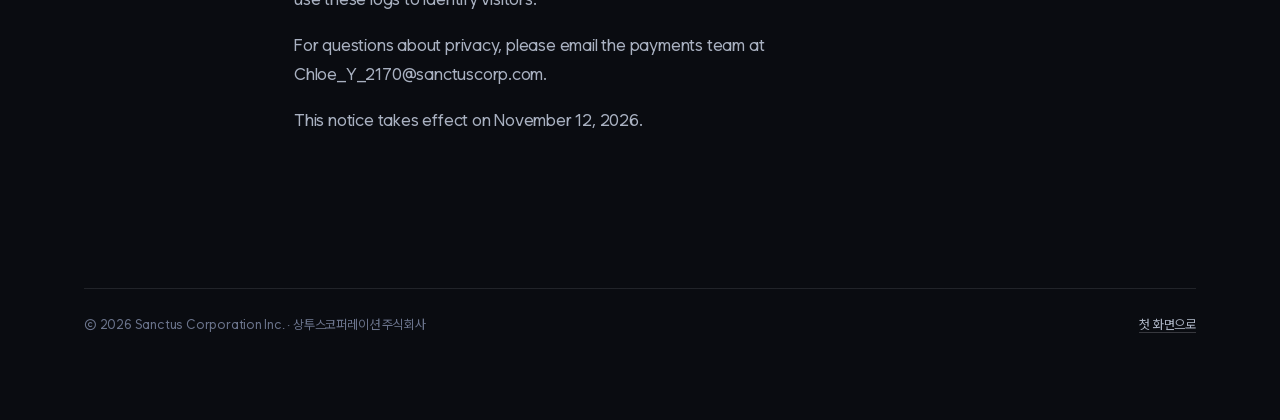
<file: privacy.html>
<!doctype html>
<html lang="ko">
<head>
<meta charset="utf-8">
<meta name="viewport" content="width=device-width,initial-scale=1,viewport-fit=cover">
<title>개인정보 고지 · Privacy | 상투스코퍼레이션</title>
<meta name="description" content="상투스코퍼레이션 웹사이트는 방문자의 개인정보를 수집하지 않습니다.">
<meta name="theme-color" content="#04060b">
<link rel="canonical" href="https://sanctuscorporation.com/privacy.html">
<link rel="icon" href="favicon.svg" type="image/svg+xml">
<link rel="stylesheet" href="site.css">
<script>document.documentElement.className="js"</script>
</head>
<body>
<a class="skip" href="#main">본문으로 건너뛰기</a>
<div class="field" aria-hidden="true"></div>
<div class="spot" aria-hidden="true"></div>
<div class="vignette" aria-hidden="true"></div>
<div class="grain" aria-hidden="true"></div>
<header class="top solid">
  <a class="brand" href="./" aria-label="상투스코퍼레이션 첫 화면">
    <img src="assets/sanctus-corporation-logo.webp" width="330" height="113" alt="Sanctus">
    <span>Corporation</span>
  </a>
  <nav class="nav" aria-label="주 메뉴">
    <a href="./">첫 화면</a>
    <a href="./#contact">문의</a>
    <a class="cta" href="https://pg.sanctuscorporation.net/">PG 접수</a>
  </nav>
</header>
<main id="main" class="doc">
  <p class="mono amber">Privacy</p>
  <h1>개인정보 고지</h1>
  <p class="lead">이 웹사이트(sanctuscorporation.com)는 방문자의 개인정보를 수집하지 않습니다.</p>

  <h2>모으지 않는 것</h2>
  <ul>
    <li>이름·연락처 같은 개인정보를 입력하는 양식이 없습니다. PG 가입 접수는 별도 접수 화면(pg.sanctuscorporation.net)에서 받으며, 그 화면에 적어 주신 정보는 PG 가맹 접수에만 씁니다.</li>
    <li>쿠키를 쓰지 않고, 방문 통계·광고·추적 도구를 넣지 않았습니다.</li>
    <li>외부 글꼴·스크립트·이미지를 불러오지 않습니다. 페이지를 열 때 다른 회사의 서버로 요청이 가지 않습니다.</li>
  </ul>

  <h2>메일이나 전화로 문의하실 때</h2>
  <p>메일(Chloe_Y_2170@sanctuscorp.com)이나 전화로 알려 주신 이름·연락처와 문의 내용은 답변과 상담에만 씁니다.</p>

  <h2>웹사이트 운영 기록</h2>
  <p>웹사이트를 올려 둔 호스팅 서비스가 보안과 운영을 위해 접속 기록(IP 주소, 접속 시각, 브라우저 정보)을 남길 수 있습니다. 상투스코퍼레이션은 이 기록으로 방문자를 알아보려 하지 않습니다.</p>

  <h2>문의</h2>
  <p>개인정보에 관한 문의는 상투스코퍼레이션 결제사업팀(<a href="mailto:Chloe_Y_2170@sanctuscorp.com">Chloe_Y_2170@sanctuscorp.com</a>)으로 보내 주십시오.</p>
  <p>이 고지는 2026년 11월 12일부터 적용합니다.</p>

  <hr>
  <div lang="en">
    <h2>Privacy Notice</h2>
    <p>This website (sanctuscorporation.com) does not collect visitors' personal information.</p>
    <ul>
      <li>There are no forms for entering personal information. Merchant applications are received on a separate application page (pg.sanctuscorporation.net); information entered there is used only for the merchant application.</li>
      <li>We do not use cookies, analytics, advertising or tracking tools.</li>
      <li>The pages load no external fonts, scripts or images, so opening them sends no requests to other companies' servers.</li>
    </ul>
    <p>If you contact us by email (Chloe_Y_2170@sanctuscorp.com) or phone, we use your name, contact details and message only to reply to you and to handle your inquiry.</p>
    <p>The hosting service that serves this website may keep access logs (IP address, time of access, browser information) for security and operation. Sanctus Corporation Inc. does not use these logs to identify visitors.</p>
    <p>For questions about privacy, please email the payments team at Chloe_Y_2170@sanctuscorp.com.</p>
    <p>This notice takes effect on November 12, 2026.</p>
  </div>
</main>
<footer>
  <span>© 2026 Sanctus Corporation Inc. · 상투스코퍼레이션 주식회사</span>
  <span><a href="./">첫 화면으로</a></span>
</footer>
</body>
</html>
</file>
<file: site.css>
/* Sanctus Corporation — v3 (2026-11-12). 어두운 화면, 호박색 한 가지 강조, 코드 편집기 느낌. 외부 요청 없음. */
@font-face{font-family:"Wanted Sans";font-weight:400 900;font-style:normal;font-display:swap;src:url("assets/fonts/wanted-sans.woff2") format("woff2")}
@font-face{font-family:"JetBrains Mono";font-weight:400;font-style:normal;font-display:swap;src:url("assets/fonts/jbmono-400.woff2") format("woff2")}
@font-face{font-family:"JetBrains Mono";font-weight:500;font-style:normal;font-display:swap;src:url("assets/fonts/jbmono-500.woff2") format("woff2")}
@font-face{font-family:"JetBrains Mono";font-weight:700;font-style:normal;font-display:swap;src:url("assets/fonts/jbmono-700.woff2") format("woff2")}

:root{
  --bg:#0a0c11; --bg-2:#0e1118; --ink:#eef1f6; --soft:#a9b1c1; --mute:#6b748c;
  --line:rgba(232,236,244,.11); --line-2:rgba(232,236,244,.2);
  --amber:#e3b566; --amber-hi:#f8d894; --ice:#9db9e8;
  --kw:#8ab4ff; --fn:#c8a8ff; --num:#7ddbb5; --com:#667189; --del:#ff9a9a;
  --sans:"Wanted Sans",-apple-system,BlinkMacSystemFont,"Apple SD Gothic Neo","Malgun Gothic","Noto Sans KR",sans-serif;
  --mono:"JetBrains Mono","Wanted Sans",ui-monospace,Consolas,monospace;
  --pad:clamp(20px,5vw,72px); --max:1240px;
  --ease:cubic-bezier(.2,.7,.1,1);
}
*{box-sizing:border-box}
html{scroll-behavior:smooth;-webkit-text-size-adjust:100%}
body{margin:0;background:var(--bg);color:var(--ink);font-family:var(--sans);font-weight:400;font-size:17px;line-height:1.7;word-break:keep-all;overflow-wrap:anywhere;-webkit-font-smoothing:antialiased}
img{max-width:100%;display:block}
h1,h2,h3{text-wrap:balance}
p{text-wrap:pretty}
a{color:inherit}
::selection{background:var(--amber);color:#0b0d12}
:focus-visible{outline:2px solid var(--amber-hi);outline-offset:3px;border-radius:2px}
.skip{position:absolute;left:-999px;top:0;background:var(--amber);color:#0b0d12;padding:10px 16px;z-index:100}
.skip:focus{left:12px;top:12px}
.mono{font-family:var(--mono);font-size:11px;letter-spacing:.2em;text-transform:uppercase;color:var(--mute)}
.amber{color:var(--amber)}

/* 필름 결과 가장자리 어둠 */
.grain{position:fixed;inset:-60px;z-index:60;pointer-events:none;opacity:.07;mix-blend-mode:screen;
  background-image:url("data:image/svg+xml,%3Csvg xmlns='http://www.w3.org/2000/svg' width='220' height='220'%3E%3Cfilter id='n'%3E%3CfeTurbulence type='fractalNoise' baseFrequency='.9' numOctaves='2' stitchTiles='stitch'/%3E%3CfeColorMatrix values='0 0 0 0 1 0 0 0 0 1 0 0 0 0 1 0 0 0 .55 0'/%3E%3C/filter%3E%3Crect width='220' height='220' filter='url(%23n)'/%3E%3C/svg%3E");
  animation:grain 1.1s steps(5) infinite}
@keyframes grain{0%{transform:translate(0,0)}20%{transform:translate(-22px,14px)}40%{transform:translate(16px,-26px)}60%{transform:translate(-30px,-8px)}80%{transform:translate(24px,22px)}100%{transform:translate(0,0)}}
.vignette{position:fixed;inset:0;z-index:59;pointer-events:none;background:radial-gradient(120% 90% at 50% 45%,transparent 55%,rgba(0,0,0,.55) 100%)}

/* 고정 배경: 옅은 격자와 포인터 조명 */
.field{position:fixed;inset:0;z-index:-2;pointer-events:none;
  background-image:linear-gradient(rgba(157,185,232,.055) 1px,transparent 1px),linear-gradient(90deg,rgba(157,185,232,.055) 1px,transparent 1px);
  background-size:96px 96px;background-position:calc(50% + 48px) 0;
  -webkit-mask-image:radial-gradient(95% 75% at 50% 42%,#000 0,transparent 80%);mask-image:radial-gradient(95% 75% at 50% 42%,#000 0,transparent 80%)}
.spot{position:fixed;inset:0;z-index:-1;pointer-events:none;background:radial-gradient(520px circle at var(--mx,72%) var(--my,30%),rgba(227,181,102,.075),transparent 65%)}

/* 위쪽 띠 */
.top{position:fixed;left:0;right:0;top:0;z-index:50;display:flex;align-items:center;justify-content:space-between;gap:24px;padding:18px var(--pad);transition:background .4s,backdrop-filter .4s,border-color .4s;border-bottom:1px solid transparent}
.top.solid{background:rgba(10,12,17,.78);backdrop-filter:blur(14px) saturate(1.2);-webkit-backdrop-filter:blur(14px) saturate(1.2);border-bottom-color:var(--line)}
.brand{display:flex;align-items:center;gap:14px;text-decoration:none}
.brand img{height:30px;width:auto}
.brand span{font-family:var(--mono);font-size:10.5px;letter-spacing:.28em;color:var(--soft);text-transform:uppercase;padding-left:14px;border-left:1px solid var(--line-2)}
.nav{display:flex;align-items:center;gap:30px}
.nav a{font-size:14px;color:var(--soft);text-decoration:none;position:relative;padding:6px 0;transition:color .25s}
.nav a:hover{color:var(--ink)}
.nav a:not(.cta)::after{content:"";position:absolute;left:0;right:0;bottom:0;height:1px;background:var(--amber);transform:scaleX(0);transform-origin:left;transition:transform .35s var(--ease)}
.nav a:not(.cta):hover::after{transform:scaleX(1)}
.nav .cta{color:var(--amber);border:1px solid rgba(227,181,102,.5);padding:8px 16px;font-size:13.5px;transition:background .25s,color .25s}
.nav .cta:hover{background:var(--amber);color:#0b0d12}

/* 아래쪽 계기 줄 (넓은 화면만) */
.hud{position:fixed;left:var(--pad);right:var(--pad);bottom:16px;z-index:40;display:flex;justify-content:space-between;pointer-events:none;opacity:.9}
.hud .mono{font-size:10px}
.hud b{font-weight:400;color:var(--soft)}

/* 첫 화면 */
.hero{position:relative;min-height:100svh;display:flex;align-items:center;overflow:hidden;isolation:isolate}
#core{position:absolute;inset:0;width:100%;height:100%;z-index:-1}
.hero::after{content:"";position:absolute;inset:auto 0 0 0;height:32%;background:linear-gradient(transparent,var(--bg));z-index:-1}
.hero-in{width:100%;max-width:var(--max);margin:0 auto;padding:120px var(--pad) 96px}
.hero-txt{max-width:min(520px,36vw)}
.hero .mono{display:flex;align-items:center;gap:12px;color:var(--amber)}
.hero .mono::before{content:"";width:28px;height:1px;background:var(--amber)}
h1{font-weight:300;font-size:clamp(2.25rem,5.3vw,4.6rem);line-height:1.16;letter-spacing:-.035em;margin:26px 0 26px}
h1 .ln{display:block;overflow:hidden}
h1 .ln>span{display:block}
h1 em{font-style:normal;color:var(--amber);font-weight:300}
.lede{font-size:clamp(1rem,1.25vw,1.13rem);color:var(--soft);max-width:33em;margin:0 0 38px}
.btns{display:flex;flex-wrap:wrap;gap:14px}
.btn{display:inline-flex;align-items:center;gap:12px;min-height:52px;padding:0 26px;font-size:15.5px;font-weight:600;text-decoration:none;border:1px solid var(--line-2);color:var(--ink);transition:background .3s,color .3s,border-color .3s,transform .3s var(--ease)}
.btn i{font-style:normal;font-family:var(--mono);transition:transform .3s var(--ease)}
.btn:hover i{transform:translateX(5px)}
.btn.pri{background:var(--amber);border-color:var(--amber);color:#0b0d12}
.btn.pri:hover{background:var(--amber-hi);border-color:var(--amber-hi)}
.btn.ghost:hover{border-color:var(--amber);color:var(--amber)}
.read{display:flex;flex-wrap:wrap;gap:14px 44px;margin:58px 0 0;padding:0;list-style:none}
.read li{display:flex;flex-direction:column;gap:4px}
.read b{font-weight:300;font-size:1.5rem;letter-spacing:-.02em;color:var(--ink)}

/* 구역 공통 */
main{counter-reset:s;overflow-x:clip}
@supports not (overflow-x:clip){main{overflow-x:hidden}}
section{position:relative}
main>section:not(.hero){counter-increment:s}
main>section:not(.hero)::before{content:"";position:absolute;z-index:-1;pointer-events:none;width:min(70vw,900px);aspect-ratio:1;top:6%;right:-22vw;background:radial-gradient(closest-side,rgba(96,128,200,.11),transparent)}
main>section:not(.hero):nth-of-type(odd)::before{right:auto;left:-24vw;top:18%;background:radial-gradient(closest-side,rgba(227,181,102,.075),transparent)}
.sec{position:relative;max-width:var(--max);margin:0 auto;padding:clamp(88px,12vw,168px) var(--pad) 0}
.sec::before{content:"0" counter(s);position:absolute;z-index:-1;right:var(--pad);top:clamp(58px,8vw,116px);font-family:var(--mono);font-weight:300;font-size:clamp(6.5rem,17vw,15rem);line-height:.8;letter-spacing:-.06em;color:transparent;-webkit-text-stroke:1px rgba(232,236,244,.075);pointer-events:none}
.sec-h{display:flex;align-items:center;gap:18px;margin-bottom:34px}
.sec-h::after{content:"";flex:1;height:1px;background:var(--line)}
.sec-h .n{color:var(--amber)}
h2{font-weight:300;font-size:clamp(1.7rem,3.5vw,3rem);line-height:1.25;letter-spacing:-.03em;margin:0 0 20px;max-width:19.5em}
.nb{white-space:nowrap}
.sub{color:var(--soft);max-width:36em;margin:0 0 54px}
.fine{font-size:14px;color:var(--mute);max-width:46em;margin:28px 0 0}

/* 제휴 결제사 이름이 흐르는 띠 (장식) */
.mq{overflow:hidden;border-top:1px solid var(--line);border-bottom:1px solid var(--line);padding:26px 0;
  -webkit-mask-image:linear-gradient(90deg,transparent,#000 14%,#000 86%,transparent);mask-image:linear-gradient(90deg,transparent,#000 14%,#000 86%,transparent)}
.mq-t{display:flex;width:max-content;animation:mq 52s linear infinite}
.mq span{display:flex;align-items:center;white-space:nowrap;font-weight:300;font-size:clamp(2.4rem,6.6vw,5.2rem);line-height:1;letter-spacing:.05em;color:transparent;-webkit-text-stroke:1px rgba(232,236,244,.3)}
.mq span::after{content:"";flex:none;width:9px;height:9px;margin:0 clamp(26px,4vw,58px);border:1px solid var(--amber);transform:rotate(45deg)}
@keyframes mq{to{transform:translateX(-50%)}}

/* 01 하는 일 */
.rows{border-top:1px solid var(--line)}
.row{position:relative;display:grid;grid-template-columns:86px minmax(0,1.05fr) minmax(0,1.5fr);gap:10px 40px;padding:38px 0;border-bottom:1px solid var(--line);transition:padding .45s var(--ease)}
.row::before{content:"";position:absolute;left:0;top:-1px;height:1px;width:100%;background:var(--amber);transform:scaleX(0);transform-origin:left;transition:transform .7s var(--ease)}
.row:hover::before{transform:scaleX(1)}
.row:hover{padding-left:14px}
.row .k{font-family:var(--mono);font-size:13px;letter-spacing:.14em;color:var(--mute);padding-top:9px;transition:color .3s}
.row:hover .k{color:var(--amber)}
.row h3{font-weight:400;font-size:clamp(1.22rem,2vw,1.6rem);letter-spacing:-.02em;line-height:1.35;margin:0}
.row p{margin:0;color:var(--soft)}
.row .who{display:block;margin-top:12px;font-size:14px;color:var(--mute)}
.soon{margin-top:26px;font-size:14px;color:var(--mute)}
.soon .mono{margin-right:12px;color:var(--amber)}

/* 02 제휴 결제사 */
.net{position:relative;overflow:hidden;display:grid;grid-template-columns:repeat(4,1fr);border-top:1px solid var(--line);border-left:1px solid var(--line)}
.net::after{content:"";position:absolute;top:0;bottom:0;left:-90px;width:90px;pointer-events:none;border-right:1px solid rgba(255,201,122,.5);background:linear-gradient(90deg,transparent,rgba(227,181,102,.07));animation:sweep 8s cubic-bezier(.4,0,.2,1) infinite}
@keyframes sweep{0%{left:-90px;opacity:0}8%{opacity:1}62%{opacity:1}70%,100%{left:100%;opacity:0}}
.cell{position:relative;min-height:168px;padding:16px 18px;border-right:1px solid var(--line);border-bottom:1px solid var(--line);display:flex;flex-direction:column;justify-content:space-between;overflow:hidden;transition:background .5s}
.cell::before,.cell::after{content:"";position:absolute;width:12px;height:12px;border:1px solid var(--amber);opacity:0;transition:opacity .35s,transform .45s var(--ease)}
.cell::before{left:8px;top:8px;border-right:0;border-bottom:0;transform:translate(6px,6px)}
.cell::after{right:8px;bottom:8px;border-left:0;border-top:0;transform:translate(-6px,-6px)}
.cell:hover{background:radial-gradient(120% 120% at 50% 100%,rgba(227,181,102,.11),transparent 70%)}
.cell:hover::before,.cell:hover::after{opacity:1;transform:none}
.cell .mono{font-size:10px}
.cell strong{font-weight:300;font-size:clamp(1.5rem,2.7vw,2.3rem);letter-spacing:.03em;line-height:1.1;transition:color .35s,letter-spacing .5s var(--ease)}
.cell:hover strong{color:var(--amber-hi);letter-spacing:.07em}
.cell .st{display:flex;align-items:center;gap:8px;justify-content:flex-end}
.cell .st::before{content:"";width:5px;height:5px;border-radius:50%;background:var(--amber);box-shadow:0 0 10px var(--amber);animation:blink 2.8s ease-in-out infinite;animation-delay:calc(var(--i,0)*.37s)}
.cell.etc strong{font-size:1.12rem;letter-spacing:0;color:var(--soft)}
@keyframes blink{0%,100%{opacity:.25}50%{opacity:1}}

/* 03 사례 */
.case{display:grid;grid-template-columns:minmax(0,1.15fr) minmax(0,1fr);gap:34px 72px;align-items:center;padding:clamp(30px,4vw,54px) 0;border-top:1px solid var(--line);border-bottom:1px solid var(--line)}
.case-n{display:flex;align-items:flex-end;gap:clamp(16px,3vw,44px)}
.case-n>div{display:flex;flex-direction:column;gap:14px}
.case-n b{font-weight:300;font-size:clamp(3.6rem,9.6vw,8.4rem);line-height:.86;letter-spacing:-.05em;font-variant-numeric:tabular-nums}
.case-n b i{display:inline-block;font-style:normal;font-size:.42em;letter-spacing:0;margin-left:.06em}
.case-n .was b{color:var(--mute);text-decoration:line-through;text-decoration-thickness:1px;text-decoration-color:rgba(232,236,244,.4)}
.case-n .now b{color:var(--amber);text-shadow:0 0 44px rgba(227,181,102,.35)}
.case-n .now .mono{color:var(--amber)}
.case-n .arw{font-family:var(--mono);font-size:clamp(1.3rem,2.6vw,2.2rem);color:var(--amber);padding-bottom:.5em}
.case-t h3{font-weight:400;font-size:clamp(1.22rem,2vw,1.6rem);letter-spacing:-.02em;line-height:1.4;margin:0 0 12px}
.case-t p{margin:0;color:var(--soft)}
.case-t .calc{margin-top:22px;padding-top:18px;border-top:1px solid var(--line);font-size:16px}
.case-t .calc .tag{display:block;margin-bottom:8px;color:var(--amber);font-size:13px;font-weight:600;letter-spacing:.02em}

/* 04 접수 */
.steps{display:grid;grid-template-columns:repeat(3,1fr);gap:0;position:relative;margin-bottom:46px}
.steps::before{content:"";position:absolute;left:0;right:0;top:5px;height:1px;background:var(--line-2)}
.steps::after{content:"";position:absolute;top:4px;left:0;width:90px;height:3px;background:linear-gradient(90deg,transparent,var(--amber-hi));filter:blur(.4px);animation:run 5.5s linear infinite}
@keyframes run{0%{transform:translateX(-90px);opacity:0}8%{opacity:1}92%{opacity:1}100%{transform:translateX(min(1240px,100vw));opacity:0}}
.step{position:relative;padding:34px 34px 0 0}
.step::before{content:"";position:absolute;left:0;top:0;width:11px;height:11px;border:1px solid var(--amber);background:var(--bg);transform:rotate(45deg)}
.step .mono{color:var(--amber)}
.step h3{font-weight:400;font-size:1.28rem;letter-spacing:-.02em;margin:10px 0 8px}
.step p{margin:0;color:var(--soft);font-size:16px}
.talk{margin-top:clamp(64px,8vw,104px);display:grid;grid-template-columns:minmax(0,.8fr) minmax(0,1.4fr);gap:28px 64px;padding-top:40px;border-top:1px solid var(--line)}
.talk h3{font-weight:300;font-size:clamp(1.3rem,2.2vw,1.8rem);letter-spacing:-.025em;line-height:1.35;margin:12px 0 0}
.talk ol{list-style:none;margin:0;padding:0;counter-reset:t}
.talk li{counter-increment:t;display:grid;grid-template-columns:52px 1fr;padding:15px 0;border-bottom:1px solid var(--line);color:var(--soft);font-size:16px}
.talk li::before{content:"0" counter(t);font-family:var(--mono);font-size:12px;letter-spacing:.14em;color:var(--mute);padding-top:4px}
.talk li b{color:var(--ink);font-weight:600;margin-right:10px}

/* 05 English */
.en{display:grid;grid-template-columns:minmax(0,1fr) minmax(0,1fr);gap:28px 64px}
.en p{margin:0 0 16px;color:var(--soft)}
.en ul{margin:0;padding:0;list-style:none;border-top:1px solid var(--line)}
.en li{padding:13px 0;border-bottom:1px solid var(--line);color:var(--soft);font-size:16px}
.en a{color:var(--amber);text-decoration:none;border-bottom:1px solid rgba(227,181,102,.4)}
.en a:hover{color:var(--amber-hi);border-color:var(--amber-hi)}

/* 06 문의 */
.contact{display:grid;grid-template-columns:minmax(0,1fr) minmax(0,1.05fr);gap:40px 72px;align-items:end}
.contact h2{margin-bottom:22px}
.who-card{position:relative;margin:0;padding:8px clamp(18px,2.4vw,30px);border:1px solid var(--line);background:linear-gradient(180deg,#0b101b,#070a12)}
.who-card::before,.who-card::after{content:"";position:absolute;width:16px;height:16px;border:1px solid var(--amber)}
.who-card::before{left:-1px;top:-1px;border-right:0;border-bottom:0}
.who-card::after{right:-1px;bottom:-1px;border-left:0;border-top:0}
.who-card div:last-child{border-bottom:0}
.who-card div{display:grid;grid-template-columns:96px 1fr;align-items:baseline;gap:8px 18px;padding:20px 0;border-bottom:1px solid var(--line)}
.who-card dt{margin:0;font-size:11.5px;letter-spacing:.06em;color:var(--soft)}
.who-card dd.sm{font-size:clamp(1.02rem,1.5vw,1.26rem);letter-spacing:0}
.who-card dd{margin:0;font-weight:300;font-size:clamp(1.16rem,2.1vw,1.7rem);letter-spacing:-.015em;line-height:1.35}
.who-card dd small{display:block;font-size:14px;font-weight:400;letter-spacing:0;color:var(--mute);margin-top:4px}
.who-card a{text-decoration:none;background:linear-gradient(var(--amber),var(--amber)) 0 100%/0 1px no-repeat;transition:background-size .45s var(--ease),color .3s}
.who-card a:hover{background-size:100% 1px;color:var(--amber-hi)}
.contact .btns{margin-top:34px}

footer{max-width:var(--max);margin:clamp(96px,12vw,170px) auto 0;padding:26px var(--pad) 64px;background:linear-gradient(var(--line),var(--line)) var(--pad) 0/calc(100% - 2*var(--pad)) 1px no-repeat;display:flex;flex-wrap:wrap;justify-content:space-between;gap:10px 28px;font-size:13px;color:var(--mute)}
footer a{color:var(--soft);text-decoration:none;border-bottom:1px solid var(--line-2)}
footer a:hover{color:var(--amber);border-color:var(--amber)}

/* 글만 있는 쪽 (개인정보 고지·404) */
.doc{max-width:820px;margin:0 auto;padding:150px var(--pad) 0}
.doc h1{font-size:clamp(2rem,4.4vw,3.2rem);margin:22px 0 20px}
.doc h2{font-size:1.32rem;font-weight:600;letter-spacing:-.01em;margin:52px 0 10px;max-width:none}
.doc p,.doc li{color:var(--soft)}
.doc ul{padding-left:1.1em}
.doc .lead{font-size:1.1rem;color:var(--ink)}
.doc hr{border:0;border-top:1px solid var(--line);margin:64px 0 0}
.doc a{color:var(--amber);text-decoration:none;border-bottom:1px solid rgba(227,181,102,.4)}
.code404{font-family:var(--mono);font-size:clamp(5rem,20vw,12rem);font-weight:300;line-height:1;letter-spacing:-.04em;color:transparent;-webkit-text-stroke:1px rgba(227,181,102,.55);margin:0}

/* 등장 */
.js .rv{opacity:0;transform:translateY(22px);filter:blur(8px);transition:opacity 1s var(--ease),transform 1s var(--ease),filter 1s var(--ease);transition-delay:calc(var(--d,0)*90ms)}
.js .rv.in{opacity:1;transform:none;filter:none}
.js h1 .ln>span{transform:translateY(105%);transition:transform 1.25s var(--ease);transition-delay:calc(.25s + var(--d,0)*.13s)}
.js .ready h1 .ln>span{transform:none}
.bars::before,.bars::after{content:"";position:fixed;left:0;right:0;height:13vh;background:#000;z-index:70;pointer-events:none;transition:transform 1.5s var(--ease) .15s}
.bars::before{top:0}.bars::after{bottom:0}
.js .ready.bars::before{transform:translateY(-101%)}
.js .ready.bars::after{transform:translateY(101%)}
html:not(.js) .bars::before,html:not(.js) .bars::after{display:none}

@media (max-width:980px){
  .nav a:not(.cta){display:none}
  .brand span{display:none}
  .hud{display:none}
  .row{grid-template-columns:54px 1fr;gap:8px 16px;padding:30px 0}
  .row p{grid-column:2}
  .row:hover{padding-left:0}
  .net{grid-template-columns:repeat(2,1fr)}
  .cell{min-height:132px}
  .steps{grid-template-columns:1fr;gap:34px;margin-bottom:38px}
  .steps::before{left:5px;right:auto;top:0;bottom:0;width:1px;height:auto}
  .steps::after{display:none}
  .step{padding:0 0 0 34px}
  .step::before{top:6px}
  .talk,.en,.contact,.case{grid-template-columns:1fr}
  .who-card div{grid-template-columns:70px 1fr}
  .hero{align-items:flex-end}
  .hero-txt{max-width:640px}
  .hero-in{padding:46svh var(--pad) 76px}
  .hero::after{height:62%;background:linear-gradient(transparent,rgba(10,12,17,.9) 42%,var(--bg))}
  .spot{display:none}
}
@media (max-width:760px){
  body{font-size:16px}
  .read{margin-top:40px;gap:14px 30px}
  .read b{font-size:1.25rem}
  .btn{width:100%;justify-content:space-between}
  .top{padding:14px var(--pad)}
  .brand img{height:26px}
}
@media (prefers-reduced-motion:reduce){
  html{scroll-behavior:auto}
  .grain,.steps::after,.cell .st::before,.mq-t,.net::after{animation:none}
  .net::after{display:none}
  .js .rv,.js h1 .ln>span{opacity:1;transform:none;filter:none;transition:none}
  .bars::before,.bars::after{display:none}
}

/* ── 코딩 테마 (2026-11-12 시안 A 확정) ── */
body{letter-spacing:-.012em}

/* 글자: 굵고 단정하게 */
h1{font-weight:800;font-size:clamp(2.2rem,4.9vw,4.25rem);line-height:1.13;letter-spacing:-.045em}
h1 em{font-weight:800}
h2{font-weight:700;letter-spacing:-.04em;line-height:1.22}
.row h3,.step h3,.case-t h3,.talk h3{font-weight:700;letter-spacing:-.03em}
.read b{font-weight:700}
.cell strong{font-weight:700;letter-spacing:0}
.cell:hover strong{letter-spacing:.02em}
.who-card dd{font-weight:600}
.lede,.sub{color:var(--soft)}
.btn{font-weight:700;border-radius:10px;min-height:54px}
.btn.ghost{background:rgba(255,255,255,.035)}
.nav a{font-weight:500}
.nav .cta{border-radius:8px;font-weight:700}

/* 라벨: 주석처럼 */
.mono{text-transform:none;letter-spacing:0;font-size:12.5px;color:var(--com)}
.hero .mono{color:var(--com)}
.hero .mono::before{content:"//";width:auto;height:auto;background:none}
.sec-h .mono:not(.n){text-transform:lowercase}
.sec-h .mono:not(.n)::before{content:"// "}
.sec-h .n{font-weight:700}
.brand span{letter-spacing:.02em;text-transform:lowercase;font-size:12px}
.brand span::before{content:"~/"}
.step .mono{text-transform:lowercase}
.case-n .mono{text-transform:lowercase}

/* 배경: 점 격자 */
.field{background-image:radial-gradient(rgba(157,185,232,.16) 1px,transparent 1.5px);background-size:28px 28px;background-position:0 0}
.grain{opacity:.04}

/* 첫 화면의 편집기 창 */
.ide{position:absolute;z-index:2;right:max(var(--pad),calc((100vw - var(--max))/2 + var(--pad)));bottom:60px;width:min(470px,36vw);border:1px solid var(--line-2);border-radius:12px;background:rgba(13,16,23,.8);-webkit-backdrop-filter:blur(10px);backdrop-filter:blur(10px);box-shadow:0 30px 80px -24px rgba(0,0,0,.85);overflow:hidden;font-family:var(--mono);font-size:12.5px;line-height:1.8;letter-spacing:0}
.ide-bar{display:flex;align-items:stretch;height:36px;border-bottom:1px solid var(--line);background:rgba(255,255,255,.025)}
.ide-bar .dots{display:flex;align-items:center;gap:6px;padding:0 14px}
.ide-bar .dots i{width:10px;height:10px;border-radius:50%;background:#2b3142}
.ide-bar .tab{display:flex;align-items:center;padding:0 14px;font-size:12px;color:var(--mute);border-left:1px solid var(--line)}
.ide-bar .tab.on{color:var(--ink);box-shadow:inset 0 2px 0 var(--amber);background:rgba(255,255,255,.03)}
.ide pre{margin:0;padding:12px 0;color:#cfd6e4;white-space:pre;overflow:hidden;font:inherit;counter-reset:l}
.ide .l{display:block;padding-right:16px}
.ide .l::before{counter-increment:l;content:counter(l);display:inline-block;width:36px;margin-right:16px;text-align:right;color:#3d455a}
.ide .k{color:var(--kw)} .ide .f{color:var(--fn)} .ide .s{color:var(--amber)} .ide .c{color:var(--com)} .ide .v{color:#e6ebf5}
.ide .caret{display:inline-block;width:7px;height:1.05em;margin-left:2px;vertical-align:-.16em;background:var(--amber);animation:caret 1.1s steps(1) infinite}
@keyframes caret{50%{opacity:0}}
.ide-out{display:flex;flex-wrap:wrap;gap:4px 18px;padding:9px 16px;border-top:1px solid var(--line);font-size:11.5px;color:var(--mute)}
.ide-out b{font-weight:400;color:var(--num);margin-right:6px}

/* 아래 상태 줄 */
.hud.bar{left:0;right:0;bottom:0;height:28px;opacity:1;justify-content:flex-start;align-items:stretch;background:#0c0f15;border-top:1px solid var(--line);font:400 11.5px/1 var(--mono);color:var(--mute);letter-spacing:0}
.hud.bar .seg{display:flex;align-items:baseline;gap:7px;padding:0 13px;border-right:1px solid var(--line);line-height:27px;white-space:nowrap}
.hud.bar .seg.br{background:var(--amber);color:#0b0d12;font-weight:500;border-right:0}
.hud.bar .seg b{font-weight:400;color:var(--soft)}
.hud.bar .ok{color:var(--num);font-style:normal}
.hud.bar .sp{flex:1;border-right:1px solid var(--line)}
footer{padding-bottom:84px}

/* 제휴 결제사: 연결 상태 */
.cell .st{color:var(--num);text-transform:lowercase}
.cell .st::before{background:var(--num);box-shadow:0 0 10px var(--num)}
.cell.etc .st{color:var(--com)}
.cell.etc .st::before{background:var(--com);box-shadow:none}
.cell .mono{font-size:11.5px}

/* 사례: 바뀐 줄 보기 */
.case-n{flex-direction:column;align-items:stretch;gap:0;border:1px solid var(--line-2);border-radius:12px;overflow:hidden;background:var(--bg-2);font-family:var(--mono)}
.case-n::before{content:"fee.diff";padding:9px 18px;border-bottom:1px solid var(--line);font-size:12px;color:var(--mute)}
.case-n>div{flex-direction:row;align-items:center;gap:20px;padding:16px 22px}
.case-n>div::before{font-size:1.7rem;font-weight:500;width:.8em}
.case-n .was{background:rgba(255,120,120,.07)}
.case-n .was::before{content:"\2212";color:var(--del)}
.case-n .now{background:rgba(125,219,181,.08)}
.case-n .now::before{content:"+";color:var(--num)}
.case-n b{font-weight:700;font-size:clamp(2.7rem,6.2vw,5.2rem);line-height:1;letter-spacing:-.05em}
.case-n .was b{color:var(--del);text-decoration:none;opacity:.85}
.case-n .now b{color:var(--num);text-shadow:none}
.case-n .mono{order:3;margin-left:auto}
.case-n .now .mono{color:var(--num)}
.case-n .arw{display:none}
.case-t .calc .tag{font-family:var(--sans)}

/* 그 밖 */
.who-card{border-radius:12px;background:var(--bg-2)}
.who-card::before,.who-card::after{display:none}
.who-card dt{font-family:var(--sans);font-size:13px;letter-spacing:0}
.mq span{font-weight:800;letter-spacing:.02em}
.talk li::before,.row .k{font-size:12.5px;letter-spacing:0}
.code404{font-weight:700}

@media (max-width:980px){
  .ide{position:static;width:auto;margin-top:34px;font-size:11.5px}
  .ide .l::before{width:24px;margin-right:12px}
  .read{display:none}
  footer{padding-bottom:64px}
}
@media (prefers-reduced-motion:reduce){.ide .caret{animation:none}}

/* ── 04 성장 지원 ── */
.grow{display:grid;grid-template-columns:repeat(12,1fr);gap:14px}
.gcard{grid-column:span 4;display:flex;flex-direction:column;gap:10px;padding:22px 24px 20px;border:1px solid var(--line-2);border-radius:12px;background:linear-gradient(180deg,rgba(255,255,255,.04),rgba(255,255,255,.012));transition:border-color .3s,transform .45s var(--ease)}
.gcard.w{grid-column:span 6}
.gcard:hover{border-color:rgba(227,181,102,.6);transform:translateY(-3px)}
.gcard .tag{display:flex;align-items:center;gap:10px;font:500 12.5px/1 var(--mono);color:var(--com)}
.gcard .tag b{font-weight:700;color:var(--amber)}
.gcard h3{margin:8px 0 0;font-weight:700;font-size:clamp(1.18rem,1.7vw,1.42rem);letter-spacing:-.03em;line-height:1.35}
.gcard p{margin:0;color:var(--soft);font-size:16px}
.gcard .with{margin-top:auto;padding-top:14px;font-size:13px;color:var(--mute)}
.gcard .with::before{content:"with";margin-right:8px;font:500 12px/1 var(--mono);color:var(--kw)}
.grow-cta{margin-top:30px}

/* ── 05 성장 가치: 점묘 바탕 위에 옛 운영체제 창 ── */
.val{isolation:isolate;overflow:hidden;margin-top:clamp(88px,11vw,150px);border-top:1px solid var(--line);border-bottom:1px solid var(--line);background:#07090d}
.val .sec{padding-top:clamp(72px,9vw,120px);padding-bottom:clamp(72px,9vw,118px)}
.val .sec::before{top:clamp(44px,6vw,72px)}
#dither{position:absolute;inset:0;width:100%;height:100%;z-index:-1;image-rendering:pixelated;image-rendering:crisp-edges}
html:not(.js) .val{background-image:radial-gradient(rgba(227,181,102,.3) 1px,transparent 1.5px);background-size:6px 6px}
.wins{display:grid;grid-template-columns:minmax(0,1.12fr) minmax(0,1fr);gap:30px 36px;align-items:start}
.win{--pp:#efe7d8;--ik:#14161c;background:var(--pp);color:var(--ik);border:1.5px solid var(--ik);box-shadow:9px 9px 0 rgba(0,0,0,.62)}
.win :focus-visible{outline-color:#8a4d0c}
.win-bar{position:relative;display:flex;align-items:center;justify-content:center;height:30px;border-bottom:1.5px solid var(--ik);background:repeating-linear-gradient(180deg,var(--ik) 0 1px,transparent 1px 3px) 8px 50%/calc(100% - 16px) 13px no-repeat}
.win-bar i{position:absolute;left:10px;top:50%;width:13px;height:13px;margin-top:-6.5px;border:1.5px solid var(--ik);background:var(--pp);box-shadow:0 0 0 3px var(--pp)}
.win-bar span{padding:0 12px;background:var(--pp);font:500 12px/1 var(--mono)}
.win-body{padding:22px 24px 24px}
.win-q{margin:0 0 10px;font-size:14px;font-weight:600;color:var(--ik)}
.seg-ctl{display:grid;grid-template-columns:repeat(4,1fr);border:1.5px solid var(--ik);margin-bottom:24px}
.seg-ctl button{appearance:none;-webkit-appearance:none;margin:0;border:0;border-right:1.5px solid var(--ik);border-radius:0;background:transparent;color:var(--ik);font:600 14px/1 var(--sans);letter-spacing:-.01em;min-height:46px;padding:0 6px;cursor:pointer}
.seg-ctl button:last-child{border-right:0}
.seg-ctl button:hover{background:rgba(20,22,28,.08)}
.seg-ctl button[aria-pressed="true"]{background:var(--ik);color:var(--pp)}
html:not(.js) .seg-ctl,html:not(.js) .win-q{display:none}
.bar-row{display:grid;grid-template-columns:1fr auto;gap:7px 14px;align-items:end;margin-bottom:16px}
.bar-row .lb{font:500 12.5px/1.3 var(--mono)}
.bar-row b{font-weight:800;font-size:1.16rem;letter-spacing:-.02em;font-variant-numeric:tabular-nums}
.bar{grid-column:1/-1;height:30px;border:1.5px solid var(--ik);background:rgba(20,22,28,.05)}
.bar i{display:block;height:100%;transform-origin:left;transition:transform 1.1s var(--ease) .25s}
.bar.was i{background:repeating-conic-gradient(var(--ik) 0 25%,transparent 0 50%) 0 0/4px 4px}
.bar.now i{background:linear-gradient(180deg,#eccb74,#d2a23c);border-right:1.5px solid var(--ik)}
.js .win.rv:not(.in) .bar i{transform:scaleX(0)}
.win-sum{display:flex;align-items:baseline;justify-content:space-between;gap:12px;margin:22px 0 0;padding-top:16px;border-top:1.5px dashed var(--ik);font-size:14.5px;font-weight:600;color:var(--ik)}
.win-sum b{font-weight:800;font-size:clamp(1.9rem,3.4vw,2.7rem);letter-spacing:-.045em;line-height:1;font-variant-numeric:tabular-nums}
.win-note{margin:14px 0 0;font-size:12.5px;color:rgba(20,22,28,.7)}
.stack{list-style:none;margin:0;padding:0;counter-reset:k}
.stack li{counter-increment:k;display:grid;grid-template-columns:minmax(0,1fr) auto;gap:3px 16px;align-items:center;padding:12px 0;border-bottom:1.5px solid rgba(20,22,28,.16)}
.stack li:first-child{padding-top:0}
.stack strong{font-weight:700;font-size:15.5px;letter-spacing:-.02em}
.stack strong::before{content:"0" counter(k);margin-right:10px;font:500 12px/1 var(--mono);opacity:.6}
.stack small{grid-column:1;font-size:13px;color:rgba(20,22,28,.74)}
.stack .blk{grid-row:1/span 2;grid-column:2;display:flex;gap:4px}
.stack .blk i{width:14px;height:24px;border:1.5px solid var(--ik)}
.stack .blk i.on{background:var(--ik)}
.stack .blk i.new{background:linear-gradient(180deg,#eccb74,#d2a23c)}
.bigs{list-style:none;margin:clamp(48px,6.5vw,84px) 0 0;padding:0;display:grid;grid-template-columns:repeat(4,1fr);gap:30px 36px}
.bigs b{display:block;font-weight:800;font-size:clamp(2.8rem,6vw,5.2rem);line-height:1;letter-spacing:-.05em;font-variant-numeric:tabular-nums;text-shadow:0 2px 0 #07090d,0 0 26px #07090d}
.bigs b i{font-style:normal;font-size:.42em;letter-spacing:0;margin-left:.08em;color:var(--amber)}
.bigs span{display:block;margin-top:12px;font-size:14.5px;line-height:1.55;color:var(--soft);max-width:15em;text-shadow:0 0 12px #07090d,0 0 4px #07090d}
.val .fine{color:var(--soft)}
.val h2,.val .sub,.val .fine,.val .sec-h .mono{text-shadow:0 0 14px #07090d,0 0 5px #07090d}

@media (max-width:1180px){.nav{gap:22px}}
@media (max-width:980px){
  .gcard,.gcard.w{grid-column:1/-1}
  .wins{grid-template-columns:1fr}
  .bigs{grid-template-columns:repeat(2,1fr)}
  .win{box-shadow:6px 6px 0 rgba(0,0,0,.62)}
}
@media (max-width:520px){
  .seg-ctl{grid-template-columns:repeat(2,1fr)}
  .seg-ctl button:nth-child(2){border-right:0}
  .seg-ctl button:nth-child(-n+2){border-bottom:1.5px solid var(--ik)}
  .win-body{padding:18px 16px 20px}
  .stack .blk i{width:11px}
}
@media (prefers-reduced-motion:reduce){.bar i{transition:none}.js .win.rv:not(.in) .bar i{transform:none}}

/* ── 비교표 창 (cto_compare, 2026-11-12) ── */
.win.full{grid-column:1/-1}
html:not(.js) .win.full .win-q{display:block}
.cmp{width:100%;border-collapse:collapse;table-layout:fixed}
.cmp th,.cmp td{padding:15px 16px;border-top:1.5px solid rgba(20,22,28,.16);vertical-align:top;text-align:left;font-size:14.5px;line-height:1.62}
.cmp thead th{border-top:0;border-bottom:1.5px solid var(--ik);padding-top:2px;padding-bottom:10px;font:500 12.5px/1.3 var(--mono)}
.cmp thead th:first-child{width:23%;padding-left:0}
.cmp tbody th{padding-left:0;font-weight:700;font-size:15.5px;letter-spacing:-.02em;line-height:1.45}
.cmp td.no{color:rgba(20,22,28,.74)}
.cmp td.yes{font-weight:500;background:rgba(214,168,66,.2)}
@media (max-width:760px){
  .cmp,.cmp tbody,.cmp tr,.cmp th,.cmp td{display:block;width:auto}
  .cmp thead{position:absolute;width:1px;height:1px;overflow:hidden;clip-path:inset(50%)}
  .cmp tbody tr{padding:16px 0;border-top:1.5px solid rgba(20,22,28,.16)}
  .cmp tbody tr:first-child{border-top:0;padding-top:4px}
  .cmp tbody th,.cmp td{border:0}
  .cmp tbody th{padding:0 0 10px}
  .cmp td{padding:10px 12px;font-size:14px}
  .cmp td::before{display:block;margin-bottom:4px;font:500 12px/1.3 var(--mono);color:var(--ik)}
  .cmp td.no::before{content:"− CTO 없이"}
  .cmp td.yes::before{content:"+ CTO 지원과 함께"}
}
</file>
